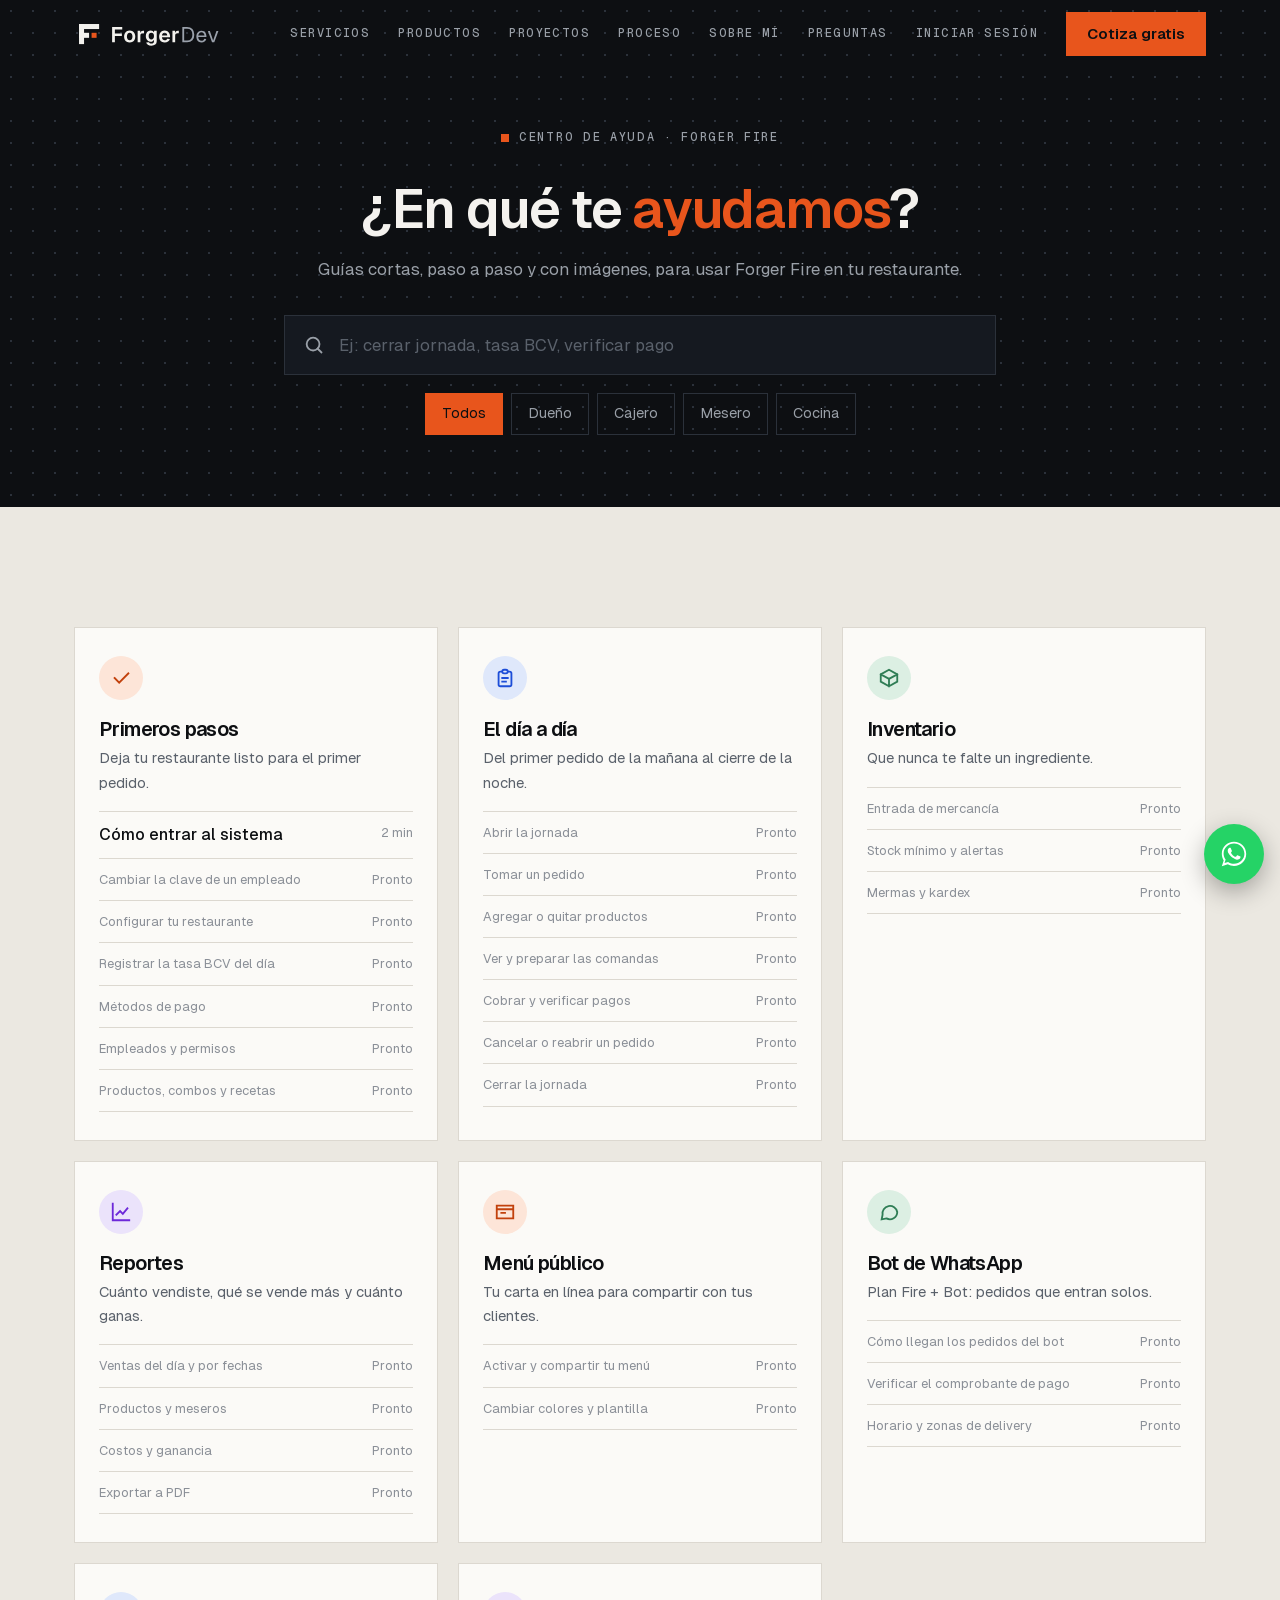
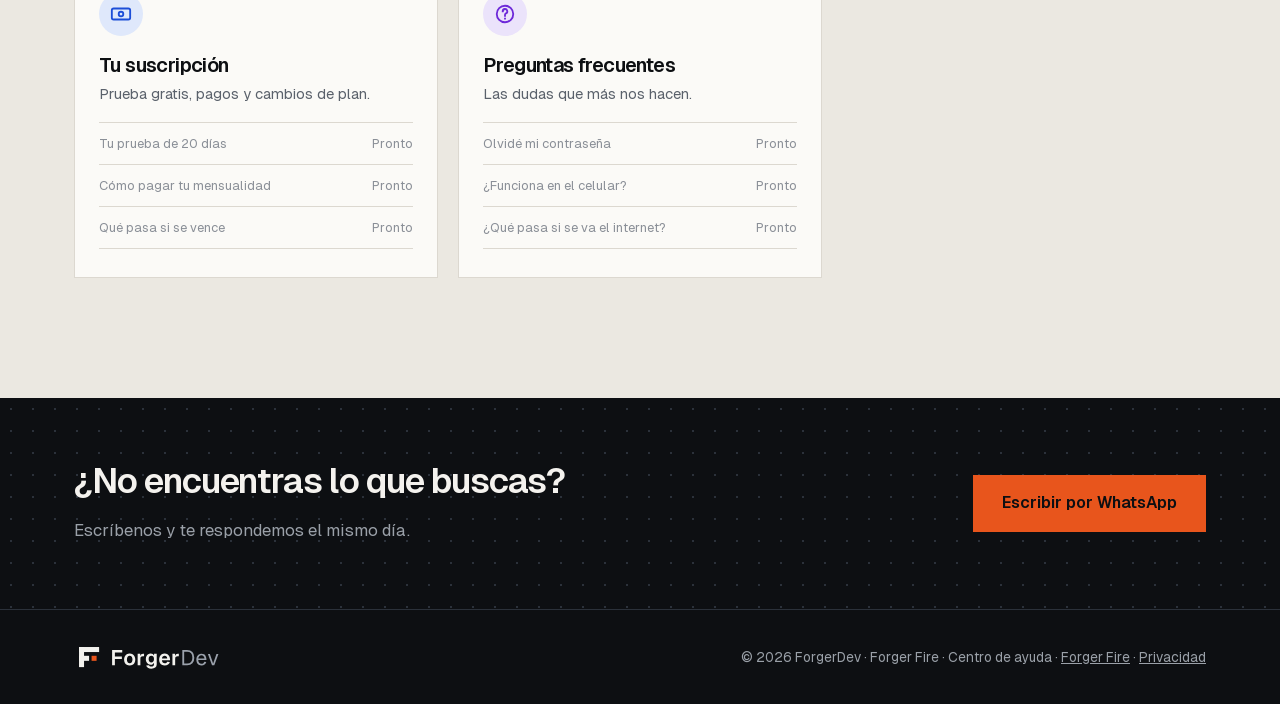
<file: ayuda/index.html>
<!DOCTYPE html>
<html lang="es">
<head>
  <meta charset="UTF-8">
  <meta name="viewport" content="width=device-width, initial-scale=1.0">
  <title>Centro de ayuda | Forger Fire | ForgerDev</title>
  <meta name="description" content="Guías paso a paso para usar Forger Fire, el sistema para restaurantes: entrar, tomar pedidos, cobrar, inventario, reportes y bot de WhatsApp.">
  <meta name="robots" content="index, follow">
  <meta name="theme-color" content="#0d0f12">
  <link rel="canonical" href="https://TU-DOMINIO.com/ayuda/">
  <link rel="icon" href="../favicon.svg" type="image/svg+xml">
  <link rel="preload" href="../fonts/Geist-Variable.woff2" as="font" type="font/woff2" crossorigin>
  <link rel="stylesheet" href="../css/styles.css">
  <link rel="stylesheet" href="../css/ayuda.css">
  <script src="../js/config.js" defer></script>
  <script src="../js/ayuda.js" defer></script>
</head>
<body>

  <header class="header">
    <div class="container header__inner">
      <a href="../index.html" class="logo" aria-label="ForgerDev, inicio"><svg xmlns="http://www.w3.org/2000/svg" viewBox="0 0 239 48" aria-hidden="true" focusable="false"><rect x="8" y="8" width="8" height="32" fill="#f2f1ed"/><rect x="8" y="8" width="32" height="8" fill="#f2f1ed"/><rect x="8" y="22" width="16" height="8" fill="#f2f1ed"/><rect x="28" y="22" width="8" height="8" fill="#e8551c"/><path d="M60.72 12.86H76.87V16.701999999999998H65.14V23.298H76.25800000000001V27.106H65.14V37.0H60.72ZM79.79400000000001 27.921999999999997Q79.79400000000001 25.066 80.899 22.924Q82.004 20.782 84.02700000000002 19.609Q86.05000000000001 18.436 88.736 18.436Q91.388 18.436 93.411 19.609Q95.43400000000001 20.782 96.53900000000002 22.924Q97.644 25.066 97.644 27.921999999999997Q97.644 30.778 96.53900000000002 32.92Q95.43400000000001 35.062 93.411 36.235Q91.388 37.408 88.736 37.408Q86.05000000000001 37.408 84.02700000000002 36.235Q82.004 35.062 80.899 32.92Q79.79400000000001 30.778 79.79400000000001 27.921999999999997ZM93.156 27.921999999999997Q93.156 25.1 91.983 23.536Q90.81 21.972 88.736 21.972Q86.628 21.972 85.47200000000001 23.536Q84.316 25.1 84.316 27.921999999999997Q84.316 30.744 85.47200000000001 32.308Q86.628 33.872 88.736 33.872Q90.84400000000001 33.872 92.0 32.308Q93.156 30.744 93.156 27.921999999999997ZM101.418 18.843999999999998H105.49800000000002L105.60000000000001 22.345999999999997Q106.144 20.544 107.215 19.694Q108.28600000000002 18.843999999999998 109.95200000000001 18.843999999999998H111.61800000000001V22.584H109.918Q107.81000000000002 22.584 106.79000000000002 23.519Q105.77000000000001 24.454 105.77000000000001 26.528V37.0H101.418ZM114.98400000000001 37.34 119.47200000000001 37.034Q119.81200000000001 38.122 120.679 38.666Q121.546 39.21 123.24600000000001 39.21Q127.42800000000001 39.21 127.42800000000001 35.504V33.192Q126.78200000000001 34.518 125.35400000000001 35.317Q123.926 36.116 122.158 36.116Q119.914 36.116 118.16300000000001 35.010999999999996Q116.412 33.906 115.42600000000002 31.9Q114.44000000000001 29.894 114.44000000000001 27.31Q114.44000000000001 24.726 115.409 22.72Q116.378 20.714 118.129 19.575Q119.88000000000001 18.436 122.09 18.436Q124.028 18.436 125.45600000000002 19.302999999999997Q126.88400000000001 20.169999999999998 127.56400000000001 21.665999999999997V18.843999999999998H131.81400000000002V35.402Q131.81400000000002 38.836 129.502 40.672Q127.19000000000001 42.508 123.24600000000001 42.508Q119.778 42.508 117.70400000000001 41.131Q115.63000000000001 39.754 114.98400000000001 37.34ZM127.462 27.174Q127.462 24.692 126.30600000000001 23.264Q125.15 21.836 123.17800000000001 21.836Q121.206 21.836 120.084 23.298Q118.962 24.759999999999998 118.962 27.276Q118.962 29.792 120.101 31.254Q121.24000000000001 32.716 123.17800000000001 32.716Q125.18400000000001 32.716 126.32300000000001 31.237000000000002Q127.462 29.758 127.462 27.174ZM135.622 27.921999999999997Q135.622 25.1 136.71 22.941000000000003Q137.798 20.782 139.787 19.609Q141.776 18.436 144.428 18.436Q147.012 18.436 148.967 19.592Q150.92200000000003 20.747999999999998 151.99300000000002 22.941Q153.06400000000002 25.134 153.06400000000002 28.16V29.146H140.144Q140.28 31.492 141.436 32.716Q142.592 33.94 144.56400000000002 33.94Q145.99200000000002 33.94 146.978 33.277Q147.964 32.614 148.33800000000002 31.424L152.792 31.695999999999998Q152.044 34.348 149.851 35.878Q147.65800000000002 37.408 144.53 37.408Q141.84400000000002 37.408 139.82100000000003 36.235Q137.798 35.062 136.71 32.92Q135.622 30.778 135.622 27.921999999999997ZM144.428 21.869999999999997Q142.66 21.869999999999997 141.52100000000002 22.991999999999997Q140.382 24.113999999999997 140.144 26.222H148.542Q148.406 24.046 147.318 22.958Q146.23000000000002 21.869999999999997 144.428 21.869999999999997ZM156.838 18.843999999999998H160.918L161.02 22.345999999999997Q161.564 20.544 162.635 19.694Q163.706 18.843999999999998 165.372 18.843999999999998H167.038V22.584H165.338Q163.23 22.584 162.20999999999998 23.519Q161.19 24.454 161.19 26.528V37.0H156.838Z" fill="#f2f1ed"/><path d="M172.594 12.86H180.074Q185.65 12.86 188.659 16.005Q191.668 19.15 191.668 24.964Q191.668 30.744 188.71 33.872Q185.752 37.0 180.27800000000002 37.0H172.594ZM188.608 24.964Q188.608 15.715999999999998 180.074 15.715999999999998H175.518V34.144H180.074Q188.608 34.144 188.608 24.964ZM194.93200000000002 27.990000000000002Q194.93200000000002 25.168 195.935 23.026Q196.93800000000002 20.884 198.774 19.728Q200.61 18.572 203.058 18.572Q205.404 18.572 207.20600000000002 19.677Q209.008 20.782 210.01100000000002 22.924Q211.014 25.066 211.014 28.024V28.874H197.924Q198.06 31.73 199.437 33.209Q200.814 34.688 203.19400000000002 34.688Q204.928 34.688 206.067 33.889Q207.20600000000002 33.09 207.68200000000002 31.662L210.74200000000002 31.9Q210.02800000000002 34.382 208.005 35.894999999999996Q205.982 37.408 203.19400000000002 37.408Q200.678 37.408 198.808 36.251999999999995Q196.93800000000002 35.096 195.935 32.971Q194.93200000000002 30.846 194.93200000000002 27.990000000000002ZM203.058 21.291999999999998Q200.95000000000002 21.291999999999998 199.60700000000003 22.583999999999996Q198.264 23.875999999999998 197.924 26.357999999999997H207.886Q207.68200000000002 23.842 206.407 22.567Q205.132 21.291999999999998 203.058 21.291999999999998ZM213.35999999999999 18.98H216.488L221.724 34.076L226.96 18.98H230.088L223.526 37.0H219.922Z" fill="#9aa1ab"/></svg></a>

      <button class="nav-toggle" type="button" aria-expanded="false" aria-controls="menu" aria-label="Abrir menú">
        <span></span><span></span><span></span>
      </button>

      <nav id="menu" class="nav" aria-label="Principal">
        <ul class="nav__list">
          <li><a href="../index.html#servicios" class="nav__link">Servicios</a></li>
          <li><a href="../index.html#productos" class="nav__link">Productos</a></li>
          <li><a href="../index.html#proyectos" class="nav__link">Proyectos</a></li>
          <li><a href="../index.html#proceso" class="nav__link">Proceso</a></li>
          <li><a href="../index.html#sobre-mi" class="nav__link">Sobre mí</a></li>
          <li><a href="../index.html#faq" class="nav__link">Preguntas</a></li>
          <li data-login hidden><a href="#" class="nav__link nav__link--login" data-login-link>Iniciar sesión</a></li>
          <li><a href="../index.html#cotizador" class="btn btn--primary btn--sm">Cotiza gratis</a></li>
        </ul>
      </nav>
    </div>
  </header>

  <main>
    <!-- Portada con buscador -->
    <section class="section section--dark ayuda-hero">
      <div class="container ayuda-hero__inner">
        <p class="section__tag">Centro de ayuda · Forger Fire</p>
        <h1 class="ayuda-hero__titulo">¿En qué te <em>ayudamos</em>?</h1>
        <p class="section__lead">Guías cortas, paso a paso y con imágenes, para usar Forger Fire en tu restaurante.</p>

        <label class="buscador" for="buscar">
          <svg class="icon" viewBox="0 0 24 24" aria-hidden="true"><circle cx="11" cy="11" r="7"/><path d="m20 20-4-4"/></svg>
          <span class="sr-only">Buscar una guía</span>
          <input id="buscar" type="search" placeholder="Ej: cerrar jornada, tasa BCV, verificar pago" autocomplete="off">
        </label>

        <div class="roles" role="group" aria-label="Filtrar por rol">
          <button type="button" class="rol is-activo" data-rol="todos" aria-pressed="true">Todos</button>
          <button type="button" class="rol" data-rol="dueno" aria-pressed="false">Dueño</button>
          <button type="button" class="rol" data-rol="cajero" aria-pressed="false">Cajero</button>
          <button type="button" class="rol" data-rol="mesero" aria-pressed="false">Mesero</button>
          <button type="button" class="rol" data-rol="cocina" aria-pressed="false">Cocina</button>
        </div>
      </div>
    </section>

    <!-- Categorías. Las guías sin escribir van como <span class="guias__pronto"> hasta publicarlas. -->
    <section class="section section--alt">
      <div class="container">
        <div class="categorias">

          <article class="categoria">
            <div class="categoria__icono categoria__icono--naranja"><svg class="icon" viewBox="0 0 24 24" aria-hidden="true"><path d="M5 12l5 5L20 7"/></svg></div>
            <h2 class="categoria__titulo">Primeros pasos</h2>
            <p class="categoria__desc">Deja tu restaurante listo para el primer pedido.</p>
            <ul class="guias">
              <li data-roles="dueno cajero mesero cocina"><a href="entrar.html">Cómo entrar al sistema</a><span>2 min</span></li>
              <li data-roles="dueno"><span class="guias__pronto">Cambiar la clave de un empleado</span><span>Pronto</span></li>
              <li data-roles="dueno"><span class="guias__pronto">Configurar tu restaurante</span><span>Pronto</span></li>
              <li data-roles="dueno cajero"><span class="guias__pronto">Registrar la tasa BCV del día</span><span>Pronto</span></li>
              <li data-roles="dueno"><span class="guias__pronto">Métodos de pago</span><span>Pronto</span></li>
              <li data-roles="dueno"><span class="guias__pronto">Empleados y permisos</span><span>Pronto</span></li>
              <li data-roles="dueno"><span class="guias__pronto">Productos, combos y recetas</span><span>Pronto</span></li>
            </ul>
          </article>

          <article class="categoria">
            <div class="categoria__icono categoria__icono--azul"><svg class="icon" viewBox="0 0 24 24" aria-hidden="true"><path d="M9 5H7a2 2 0 0 0-2 2v12a2 2 0 0 0 2 2h10a2 2 0 0 0 2-2V7a2 2 0 0 0-2-2h-2M9 5a2 2 0 0 0 2 2h2a2 2 0 0 0 2-2M9 5a2 2 0 0 1 2-2h2a2 2 0 0 1 2 2M9 12h6M9 16h4"/></svg></div>
            <h2 class="categoria__titulo">El día a día</h2>
            <p class="categoria__desc">Del primer pedido de la mañana al cierre de la noche.</p>
            <ul class="guias">
              <li data-roles="dueno cajero"><span class="guias__pronto">Abrir la jornada</span><span>Pronto</span></li>
              <li data-roles="dueno cajero mesero"><span class="guias__pronto">Tomar un pedido</span><span>Pronto</span></li>
              <li data-roles="dueno cajero mesero"><span class="guias__pronto">Agregar o quitar productos</span><span>Pronto</span></li>
              <li data-roles="cocina"><span class="guias__pronto">Ver y preparar las comandas</span><span>Pronto</span></li>
              <li data-roles="dueno cajero"><span class="guias__pronto">Cobrar y verificar pagos</span><span>Pronto</span></li>
              <li data-roles="dueno cajero"><span class="guias__pronto">Cancelar o reabrir un pedido</span><span>Pronto</span></li>
              <li data-roles="dueno cajero"><span class="guias__pronto">Cerrar la jornada</span><span>Pronto</span></li>
            </ul>
          </article>

          <article class="categoria">
            <div class="categoria__icono categoria__icono--verde"><svg class="icon" viewBox="0 0 24 24" aria-hidden="true"><path d="M21 8 12 3 3 8v8l9 5 9-5zM3 8l9 5 9-5M12 13v8"/></svg></div>
            <h2 class="categoria__titulo">Inventario</h2>
            <p class="categoria__desc">Que nunca te falte un ingrediente.</p>
            <ul class="guias">
              <li data-roles="dueno"><span class="guias__pronto">Entrada de mercancía</span><span>Pronto</span></li>
              <li data-roles="dueno"><span class="guias__pronto">Stock mínimo y alertas</span><span>Pronto</span></li>
              <li data-roles="dueno"><span class="guias__pronto">Mermas y kardex</span><span>Pronto</span></li>
            </ul>
          </article>

          <article class="categoria">
            <div class="categoria__icono categoria__icono--morado"><svg class="icon" viewBox="0 0 24 24" aria-hidden="true"><path d="M3 3v18h18M7 15l4-4 3 3 5-6"/></svg></div>
            <h2 class="categoria__titulo">Reportes</h2>
            <p class="categoria__desc">Cuánto vendiste, qué se vende más y cuánto ganas.</p>
            <ul class="guias">
              <li data-roles="dueno"><span class="guias__pronto">Ventas del día y por fechas</span><span>Pronto</span></li>
              <li data-roles="dueno"><span class="guias__pronto">Productos y meseros</span><span>Pronto</span></li>
              <li data-roles="dueno"><span class="guias__pronto">Costos y ganancia</span><span>Pronto</span></li>
              <li data-roles="dueno"><span class="guias__pronto">Exportar a PDF</span><span>Pronto</span></li>
            </ul>
          </article>

          <article class="categoria">
            <div class="categoria__icono categoria__icono--naranja"><svg class="icon" viewBox="0 0 24 24" aria-hidden="true"><path d="M3 5h18v14H3zM3 9h18M8 13h4"/></svg></div>
            <h2 class="categoria__titulo">Menú público</h2>
            <p class="categoria__desc">Tu carta en línea para compartir con tus clientes.</p>
            <ul class="guias">
              <li data-roles="dueno"><span class="guias__pronto">Activar y compartir tu menú</span><span>Pronto</span></li>
              <li data-roles="dueno"><span class="guias__pronto">Cambiar colores y plantilla</span><span>Pronto</span></li>
            </ul>
          </article>

          <article class="categoria">
            <div class="categoria__icono categoria__icono--verde"><svg class="icon" viewBox="0 0 24 24" aria-hidden="true"><path d="M21 12a8 8 0 0 1-11.8 7L4 20l1-5A8 8 0 1 1 21 12z"/></svg></div>
            <h2 class="categoria__titulo">Bot de WhatsApp</h2>
            <p class="categoria__desc">Plan Fire + Bot: pedidos que entran solos.</p>
            <ul class="guias">
              <li data-roles="dueno cajero"><span class="guias__pronto">Cómo llegan los pedidos del bot</span><span>Pronto</span></li>
              <li data-roles="dueno cajero"><span class="guias__pronto">Verificar el comprobante de pago</span><span>Pronto</span></li>
              <li data-roles="dueno"><span class="guias__pronto">Horario y zonas de delivery</span><span>Pronto</span></li>
            </ul>
          </article>

          <article class="categoria">
            <div class="categoria__icono categoria__icono--azul"><svg class="icon" viewBox="0 0 24 24" aria-hidden="true"><rect x="2" y="6" width="20" height="12" rx="2"/><circle cx="12" cy="12" r="2.5"/></svg></div>
            <h2 class="categoria__titulo">Tu suscripción</h2>
            <p class="categoria__desc">Prueba gratis, pagos y cambios de plan.</p>
            <ul class="guias">
              <li data-roles="dueno"><span class="guias__pronto">Tu prueba de 20 días</span><span>Pronto</span></li>
              <li data-roles="dueno"><span class="guias__pronto">Cómo pagar tu mensualidad</span><span>Pronto</span></li>
              <li data-roles="dueno"><span class="guias__pronto">Qué pasa si se vence</span><span>Pronto</span></li>
            </ul>
          </article>

          <article class="categoria">
            <div class="categoria__icono categoria__icono--morado"><svg class="icon" viewBox="0 0 24 24" aria-hidden="true"><circle cx="12" cy="12" r="9"/><path d="M9.5 9a2.5 2.5 0 1 1 3.5 2.3c-.6.3-1 .9-1 1.6V14M12 17h.01"/></svg></div>
            <h2 class="categoria__titulo">Preguntas frecuentes</h2>
            <p class="categoria__desc">Las dudas que más nos hacen.</p>
            <ul class="guias">
              <li data-roles="dueno cajero mesero cocina"><span class="guias__pronto">Olvidé mi contraseña</span><span>Pronto</span></li>
              <li data-roles="dueno cajero mesero cocina"><span class="guias__pronto">¿Funciona en el celular?</span><span>Pronto</span></li>
              <li data-roles="dueno cajero"><span class="guias__pronto">¿Qué pasa si se va el internet?</span><span>Pronto</span></li>
            </ul>
          </article>

        </div>

        <p class="sin-resultados" hidden>No encontramos guías con esa búsqueda. Escríbenos por WhatsApp y te ayudamos.</p>
      </div>
    </section>

    <!-- Soporte -->
    <section class="section section--dark soporte">
      <div class="container soporte__inner">
        <div>
          <h2 class="section__title">¿No encuentras lo que buscas?</h2>
          <p class="section__lead">Escríbenos y te respondemos el mismo día.</p>
        </div>
        <a href="#" class="btn btn--primary" data-whatsapp-link target="_blank" rel="noopener">Escribir por WhatsApp</a>
      </div>
    </section>
  </main>

  <footer class="footer">
    <div class="container footer__inner">
      <a href="../index.html" class="logo" aria-label="ForgerDev, inicio"><svg xmlns="http://www.w3.org/2000/svg" viewBox="0 0 239 48" aria-hidden="true" focusable="false"><rect x="8" y="8" width="8" height="32" fill="#f2f1ed"/><rect x="8" y="8" width="32" height="8" fill="#f2f1ed"/><rect x="8" y="22" width="16" height="8" fill="#f2f1ed"/><rect x="28" y="22" width="8" height="8" fill="#e8551c"/><path d="M60.72 12.86H76.87V16.701999999999998H65.14V23.298H76.25800000000001V27.106H65.14V37.0H60.72ZM79.79400000000001 27.921999999999997Q79.79400000000001 25.066 80.899 22.924Q82.004 20.782 84.02700000000002 19.609Q86.05000000000001 18.436 88.736 18.436Q91.388 18.436 93.411 19.609Q95.43400000000001 20.782 96.53900000000002 22.924Q97.644 25.066 97.644 27.921999999999997Q97.644 30.778 96.53900000000002 32.92Q95.43400000000001 35.062 93.411 36.235Q91.388 37.408 88.736 37.408Q86.05000000000001 37.408 84.02700000000002 36.235Q82.004 35.062 80.899 32.92Q79.79400000000001 30.778 79.79400000000001 27.921999999999997ZM93.156 27.921999999999997Q93.156 25.1 91.983 23.536Q90.81 21.972 88.736 21.972Q86.628 21.972 85.47200000000001 23.536Q84.316 25.1 84.316 27.921999999999997Q84.316 30.744 85.47200000000001 32.308Q86.628 33.872 88.736 33.872Q90.84400000000001 33.872 92.0 32.308Q93.156 30.744 93.156 27.921999999999997ZM101.418 18.843999999999998H105.49800000000002L105.60000000000001 22.345999999999997Q106.144 20.544 107.215 19.694Q108.28600000000002 18.843999999999998 109.95200000000001 18.843999999999998H111.61800000000001V22.584H109.918Q107.81000000000002 22.584 106.79000000000002 23.519Q105.77000000000001 24.454 105.77000000000001 26.528V37.0H101.418ZM114.98400000000001 37.34 119.47200000000001 37.034Q119.81200000000001 38.122 120.679 38.666Q121.546 39.21 123.24600000000001 39.21Q127.42800000000001 39.21 127.42800000000001 35.504V33.192Q126.78200000000001 34.518 125.35400000000001 35.317Q123.926 36.116 122.158 36.116Q119.914 36.116 118.16300000000001 35.010999999999996Q116.412 33.906 115.42600000000002 31.9Q114.44000000000001 29.894 114.44000000000001 27.31Q114.44000000000001 24.726 115.409 22.72Q116.378 20.714 118.129 19.575Q119.88000000000001 18.436 122.09 18.436Q124.028 18.436 125.45600000000002 19.302999999999997Q126.88400000000001 20.169999999999998 127.56400000000001 21.665999999999997V18.843999999999998H131.81400000000002V35.402Q131.81400000000002 38.836 129.502 40.672Q127.19000000000001 42.508 123.24600000000001 42.508Q119.778 42.508 117.70400000000001 41.131Q115.63000000000001 39.754 114.98400000000001 37.34ZM127.462 27.174Q127.462 24.692 126.30600000000001 23.264Q125.15 21.836 123.17800000000001 21.836Q121.206 21.836 120.084 23.298Q118.962 24.759999999999998 118.962 27.276Q118.962 29.792 120.101 31.254Q121.24000000000001 32.716 123.17800000000001 32.716Q125.18400000000001 32.716 126.32300000000001 31.237000000000002Q127.462 29.758 127.462 27.174ZM135.622 27.921999999999997Q135.622 25.1 136.71 22.941000000000003Q137.798 20.782 139.787 19.609Q141.776 18.436 144.428 18.436Q147.012 18.436 148.967 19.592Q150.92200000000003 20.747999999999998 151.99300000000002 22.941Q153.06400000000002 25.134 153.06400000000002 28.16V29.146H140.144Q140.28 31.492 141.436 32.716Q142.592 33.94 144.56400000000002 33.94Q145.99200000000002 33.94 146.978 33.277Q147.964 32.614 148.33800000000002 31.424L152.792 31.695999999999998Q152.044 34.348 149.851 35.878Q147.65800000000002 37.408 144.53 37.408Q141.84400000000002 37.408 139.82100000000003 36.235Q137.798 35.062 136.71 32.92Q135.622 30.778 135.622 27.921999999999997ZM144.428 21.869999999999997Q142.66 21.869999999999997 141.52100000000002 22.991999999999997Q140.382 24.113999999999997 140.144 26.222H148.542Q148.406 24.046 147.318 22.958Q146.23000000000002 21.869999999999997 144.428 21.869999999999997ZM156.838 18.843999999999998H160.918L161.02 22.345999999999997Q161.564 20.544 162.635 19.694Q163.706 18.843999999999998 165.372 18.843999999999998H167.038V22.584H165.338Q163.23 22.584 162.20999999999998 23.519Q161.19 24.454 161.19 26.528V37.0H156.838Z" fill="#f2f1ed"/><path d="M172.594 12.86H180.074Q185.65 12.86 188.659 16.005Q191.668 19.15 191.668 24.964Q191.668 30.744 188.71 33.872Q185.752 37.0 180.27800000000002 37.0H172.594ZM188.608 24.964Q188.608 15.715999999999998 180.074 15.715999999999998H175.518V34.144H180.074Q188.608 34.144 188.608 24.964ZM194.93200000000002 27.990000000000002Q194.93200000000002 25.168 195.935 23.026Q196.93800000000002 20.884 198.774 19.728Q200.61 18.572 203.058 18.572Q205.404 18.572 207.20600000000002 19.677Q209.008 20.782 210.01100000000002 22.924Q211.014 25.066 211.014 28.024V28.874H197.924Q198.06 31.73 199.437 33.209Q200.814 34.688 203.19400000000002 34.688Q204.928 34.688 206.067 33.889Q207.20600000000002 33.09 207.68200000000002 31.662L210.74200000000002 31.9Q210.02800000000002 34.382 208.005 35.894999999999996Q205.982 37.408 203.19400000000002 37.408Q200.678 37.408 198.808 36.251999999999995Q196.93800000000002 35.096 195.935 32.971Q194.93200000000002 30.846 194.93200000000002 27.990000000000002ZM203.058 21.291999999999998Q200.95000000000002 21.291999999999998 199.60700000000003 22.583999999999996Q198.264 23.875999999999998 197.924 26.357999999999997H207.886Q207.68200000000002 23.842 206.407 22.567Q205.132 21.291999999999998 203.058 21.291999999999998ZM213.35999999999999 18.98H216.488L221.724 34.076L226.96 18.98H230.088L223.526 37.0H219.922Z" fill="#9aa1ab"/></svg></a>
      <p>© <span id="year"></span> ForgerDev · Forger Fire · Centro de ayuda · <a href="../forger-fire.html">Forger Fire</a> · <a href="../privacidad.html">Privacidad</a></p>
    </div>
  </footer>

  <a class="whatsapp-float" href="#" data-whatsapp-link target="_blank" rel="noopener" aria-label="Escríbeme por WhatsApp">
    <svg viewBox="0 0 32 32" width="30" height="30" aria-hidden="true">
      <path fill="currentColor" d="M16 3C8.8 3 3 8.7 3 15.8c0 2.5.7 4.9 2 7L3 29l6.4-2c2 1.1 4.3 1.7 6.6 1.7 7.2 0 13-5.7 13-12.8C29 8.7 23.2 3 16 3zm0 23.4c-2.1 0-4.1-.6-5.9-1.7l-.4-.3-3.8 1.2 1.2-3.7-.3-.4c-1.2-1.8-1.9-3.9-1.9-6.1C4.9 9.8 9.9 4.9 16 4.9s11.1 4.9 11.1 10.9-5 10.6-11.1 10.6zm6.1-7.9c-.3-.2-2-1-2.3-1.1-.3-.1-.5-.2-.7.2-.2.3-.8 1.1-1 1.3-.2.2-.4.2-.7.1-.3-.2-1.4-.5-2.7-1.7-1-.9-1.7-2-1.9-2.3-.2-.3 0-.5.1-.7l.5-.6c.2-.2.2-.3.3-.6.1-.2 0-.4 0-.6l-1-2.5c-.3-.7-.5-.6-.7-.6h-.6c-.2 0-.6.1-.9.4-.3.3-1.2 1.1-1.2 2.8s1.2 3.2 1.4 3.5c.2.2 2.4 3.6 5.8 5 .8.4 1.4.6 1.9.7.8.3 1.5.2 2.1.1.6-.1 2-.8 2.2-1.6.3-.8.3-1.4.2-1.6-.1-.1-.3-.2-.6-.4z"/>
    </svg>
  </a>

</body>
</html>
</file>
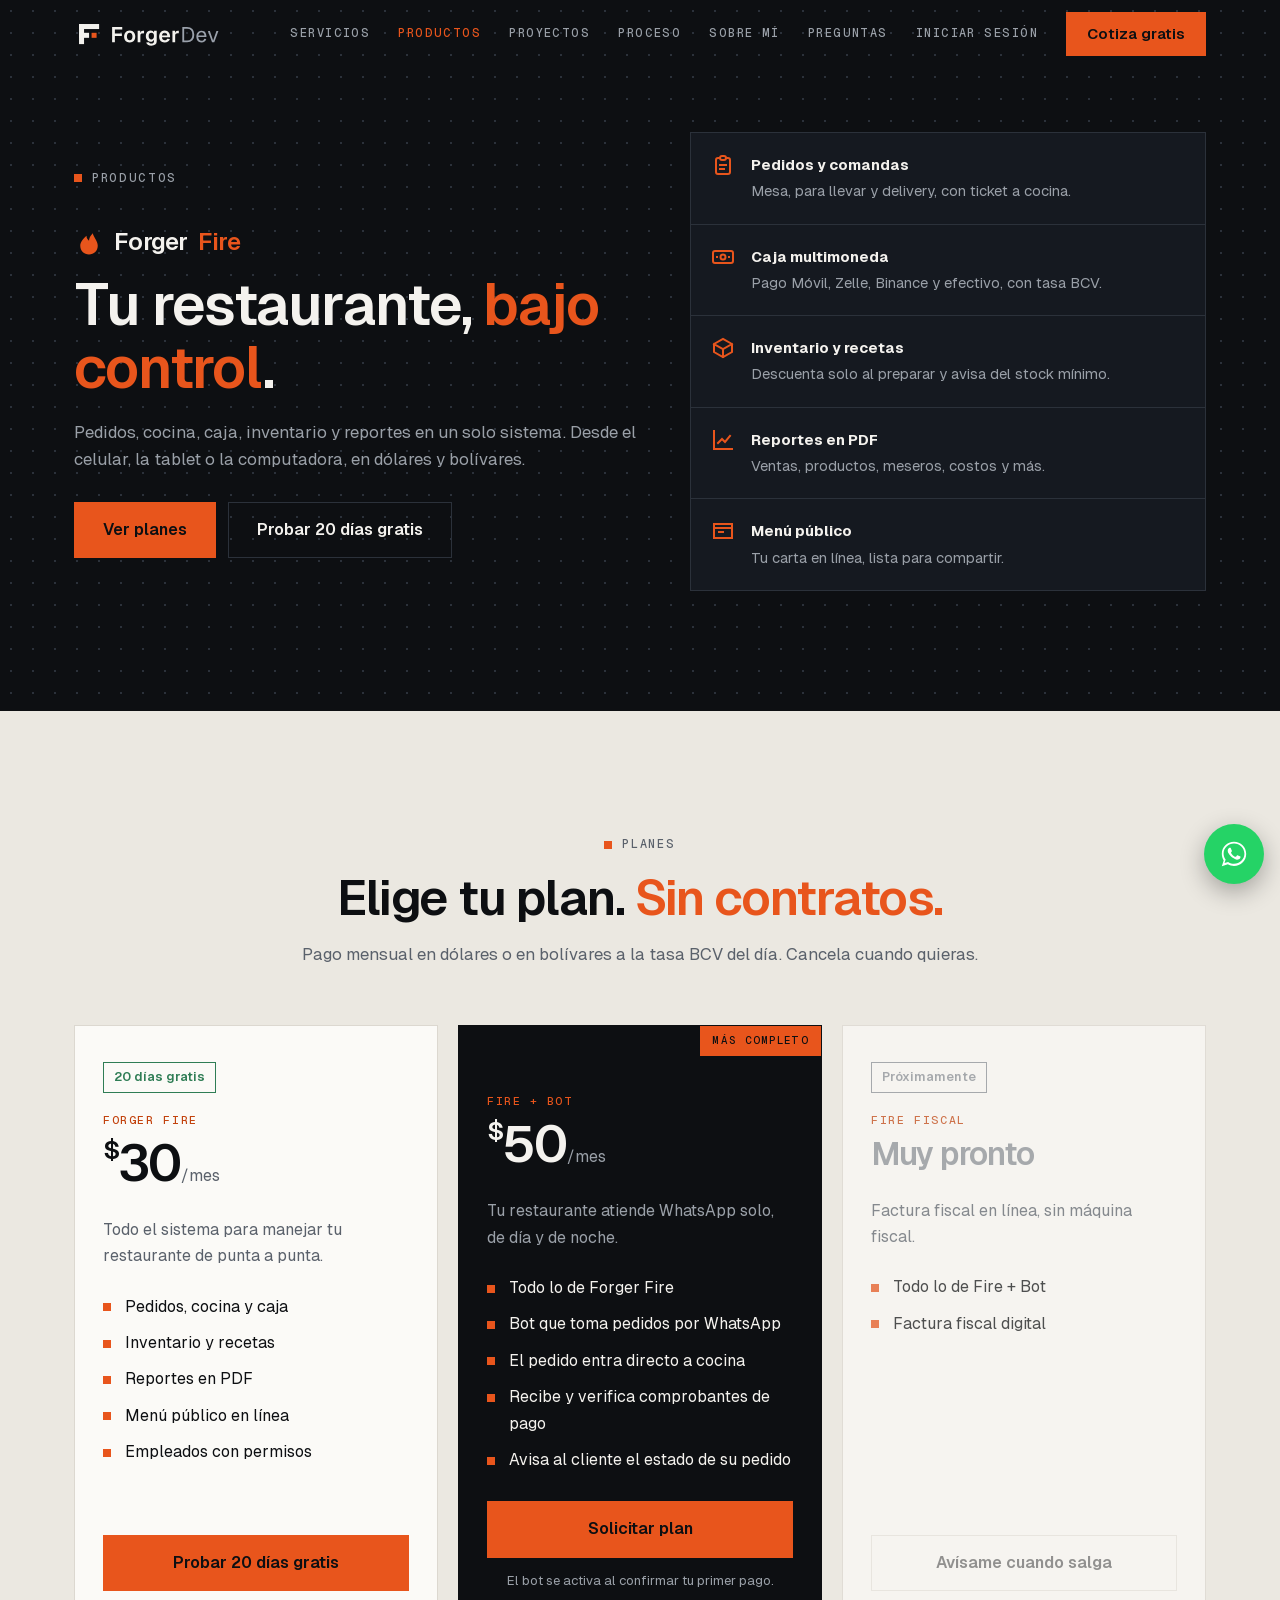
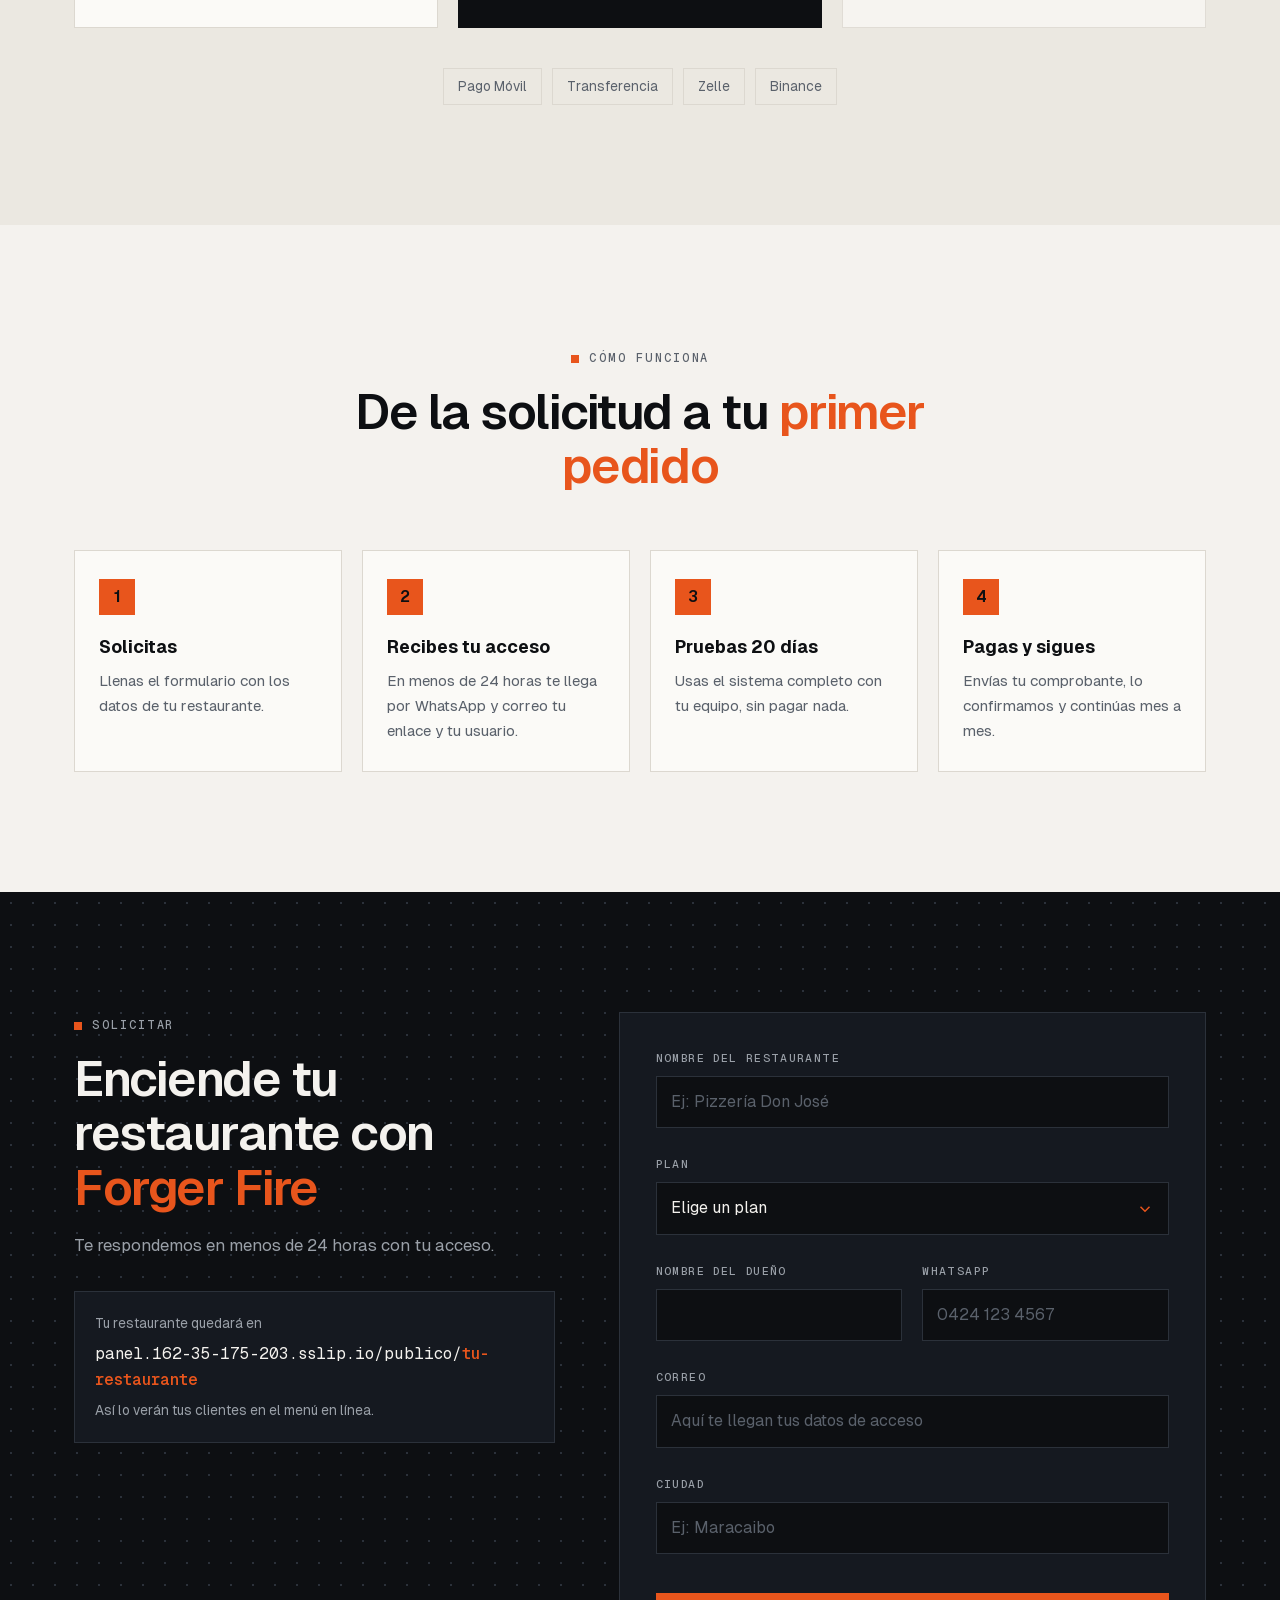
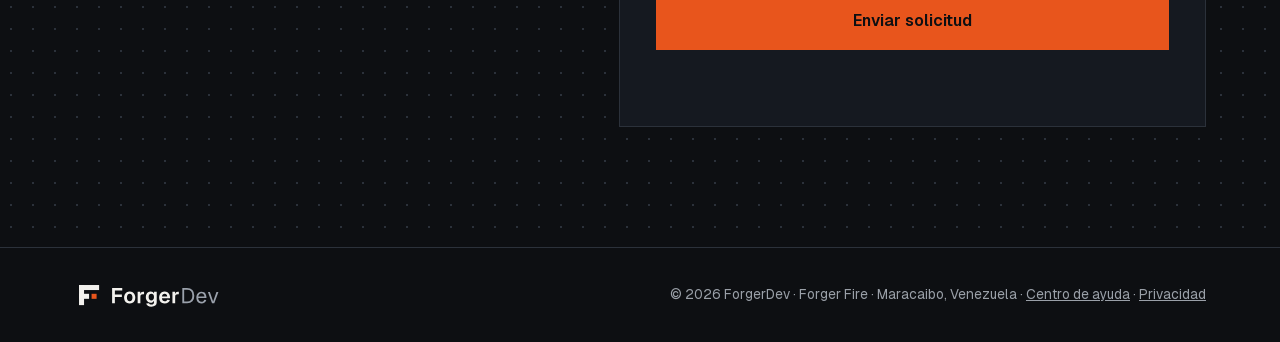
<file: forger-fire.html>
<!DOCTYPE html>
<html lang="es">
<head>
  <meta charset="UTF-8">
  <meta name="viewport" content="width=device-width, initial-scale=1.0">
  <title>Forger Fire | Sistema para restaurantes en Venezuela | ForgerDev</title>
  <meta name="description" content="Forger Fire: pedidos, cocina, caja multimoneda, inventario y reportes para tu restaurante. Bot de WhatsApp opcional. Prueba 20 días gratis.">
  <meta name="robots" content="index, follow, max-image-preview:large">
  <meta name="author" content="Ángel Sulbarán">
  <meta name="theme-color" content="#0d0f12">

  <!-- Cuando compres el dominio, reemplaza https://TU-DOMINIO.com -->
  <link rel="canonical" href="https://TU-DOMINIO.com/forger-fire.html">

  <link rel="icon" href="favicon.svg" type="image/svg+xml">
  <link rel="apple-touch-icon" href="img/apple-touch-icon.png">

  <meta property="og:type" content="website">
  <meta property="og:locale" content="es_VE">
  <meta property="og:site_name" content="ForgerDev">
  <meta property="og:url" content="https://TU-DOMINIO.com/forger-fire.html">
  <meta property="og:title" content="Forger Fire | Tu restaurante, bajo control">
  <meta property="og:description" content="Pedidos, cocina, caja, inventario y reportes en un solo sistema. Prueba 20 días gratis.">
  <meta property="og:image" content="https://TU-DOMINIO.com/img/og-image.jpg">

  <link rel="preload" href="fonts/Geist-Variable.woff2" as="font" type="font/woff2" crossorigin>
  <link rel="stylesheet" href="css/styles.css">
  <link rel="stylesheet" href="css/forger-fire.css">
  <script src="js/config.js" defer></script>
  <script src="js/forger-fire.js" defer></script>
</head>
<body>

  <header class="header">
    <div class="container header__inner">
      <a href="index.html" class="logo" aria-label="ForgerDev, inicio"><svg xmlns="http://www.w3.org/2000/svg" viewBox="0 0 239 48" aria-hidden="true" focusable="false"><rect x="8" y="8" width="8" height="32" fill="#f2f1ed"/><rect x="8" y="8" width="32" height="8" fill="#f2f1ed"/><rect x="8" y="22" width="16" height="8" fill="#f2f1ed"/><rect x="28" y="22" width="8" height="8" fill="#e8551c"/><path d="M60.72 12.86H76.87V16.701999999999998H65.14V23.298H76.25800000000001V27.106H65.14V37.0H60.72ZM79.79400000000001 27.921999999999997Q79.79400000000001 25.066 80.899 22.924Q82.004 20.782 84.02700000000002 19.609Q86.05000000000001 18.436 88.736 18.436Q91.388 18.436 93.411 19.609Q95.43400000000001 20.782 96.53900000000002 22.924Q97.644 25.066 97.644 27.921999999999997Q97.644 30.778 96.53900000000002 32.92Q95.43400000000001 35.062 93.411 36.235Q91.388 37.408 88.736 37.408Q86.05000000000001 37.408 84.02700000000002 36.235Q82.004 35.062 80.899 32.92Q79.79400000000001 30.778 79.79400000000001 27.921999999999997ZM93.156 27.921999999999997Q93.156 25.1 91.983 23.536Q90.81 21.972 88.736 21.972Q86.628 21.972 85.47200000000001 23.536Q84.316 25.1 84.316 27.921999999999997Q84.316 30.744 85.47200000000001 32.308Q86.628 33.872 88.736 33.872Q90.84400000000001 33.872 92.0 32.308Q93.156 30.744 93.156 27.921999999999997ZM101.418 18.843999999999998H105.49800000000002L105.60000000000001 22.345999999999997Q106.144 20.544 107.215 19.694Q108.28600000000002 18.843999999999998 109.95200000000001 18.843999999999998H111.61800000000001V22.584H109.918Q107.81000000000002 22.584 106.79000000000002 23.519Q105.77000000000001 24.454 105.77000000000001 26.528V37.0H101.418ZM114.98400000000001 37.34 119.47200000000001 37.034Q119.81200000000001 38.122 120.679 38.666Q121.546 39.21 123.24600000000001 39.21Q127.42800000000001 39.21 127.42800000000001 35.504V33.192Q126.78200000000001 34.518 125.35400000000001 35.317Q123.926 36.116 122.158 36.116Q119.914 36.116 118.16300000000001 35.010999999999996Q116.412 33.906 115.42600000000002 31.9Q114.44000000000001 29.894 114.44000000000001 27.31Q114.44000000000001 24.726 115.409 22.72Q116.378 20.714 118.129 19.575Q119.88000000000001 18.436 122.09 18.436Q124.028 18.436 125.45600000000002 19.302999999999997Q126.88400000000001 20.169999999999998 127.56400000000001 21.665999999999997V18.843999999999998H131.81400000000002V35.402Q131.81400000000002 38.836 129.502 40.672Q127.19000000000001 42.508 123.24600000000001 42.508Q119.778 42.508 117.70400000000001 41.131Q115.63000000000001 39.754 114.98400000000001 37.34ZM127.462 27.174Q127.462 24.692 126.30600000000001 23.264Q125.15 21.836 123.17800000000001 21.836Q121.206 21.836 120.084 23.298Q118.962 24.759999999999998 118.962 27.276Q118.962 29.792 120.101 31.254Q121.24000000000001 32.716 123.17800000000001 32.716Q125.18400000000001 32.716 126.32300000000001 31.237000000000002Q127.462 29.758 127.462 27.174ZM135.622 27.921999999999997Q135.622 25.1 136.71 22.941000000000003Q137.798 20.782 139.787 19.609Q141.776 18.436 144.428 18.436Q147.012 18.436 148.967 19.592Q150.92200000000003 20.747999999999998 151.99300000000002 22.941Q153.06400000000002 25.134 153.06400000000002 28.16V29.146H140.144Q140.28 31.492 141.436 32.716Q142.592 33.94 144.56400000000002 33.94Q145.99200000000002 33.94 146.978 33.277Q147.964 32.614 148.33800000000002 31.424L152.792 31.695999999999998Q152.044 34.348 149.851 35.878Q147.65800000000002 37.408 144.53 37.408Q141.84400000000002 37.408 139.82100000000003 36.235Q137.798 35.062 136.71 32.92Q135.622 30.778 135.622 27.921999999999997ZM144.428 21.869999999999997Q142.66 21.869999999999997 141.52100000000002 22.991999999999997Q140.382 24.113999999999997 140.144 26.222H148.542Q148.406 24.046 147.318 22.958Q146.23000000000002 21.869999999999997 144.428 21.869999999999997ZM156.838 18.843999999999998H160.918L161.02 22.345999999999997Q161.564 20.544 162.635 19.694Q163.706 18.843999999999998 165.372 18.843999999999998H167.038V22.584H165.338Q163.23 22.584 162.20999999999998 23.519Q161.19 24.454 161.19 26.528V37.0H156.838Z" fill="#f2f1ed"/><path d="M172.594 12.86H180.074Q185.65 12.86 188.659 16.005Q191.668 19.15 191.668 24.964Q191.668 30.744 188.71 33.872Q185.752 37.0 180.27800000000002 37.0H172.594ZM188.608 24.964Q188.608 15.715999999999998 180.074 15.715999999999998H175.518V34.144H180.074Q188.608 34.144 188.608 24.964ZM194.93200000000002 27.990000000000002Q194.93200000000002 25.168 195.935 23.026Q196.93800000000002 20.884 198.774 19.728Q200.61 18.572 203.058 18.572Q205.404 18.572 207.20600000000002 19.677Q209.008 20.782 210.01100000000002 22.924Q211.014 25.066 211.014 28.024V28.874H197.924Q198.06 31.73 199.437 33.209Q200.814 34.688 203.19400000000002 34.688Q204.928 34.688 206.067 33.889Q207.20600000000002 33.09 207.68200000000002 31.662L210.74200000000002 31.9Q210.02800000000002 34.382 208.005 35.894999999999996Q205.982 37.408 203.19400000000002 37.408Q200.678 37.408 198.808 36.251999999999995Q196.93800000000002 35.096 195.935 32.971Q194.93200000000002 30.846 194.93200000000002 27.990000000000002ZM203.058 21.291999999999998Q200.95000000000002 21.291999999999998 199.60700000000003 22.583999999999996Q198.264 23.875999999999998 197.924 26.357999999999997H207.886Q207.68200000000002 23.842 206.407 22.567Q205.132 21.291999999999998 203.058 21.291999999999998ZM213.35999999999999 18.98H216.488L221.724 34.076L226.96 18.98H230.088L223.526 37.0H219.922Z" fill="#9aa1ab"/></svg></a>

      <button class="nav-toggle" type="button" aria-expanded="false" aria-controls="menu" aria-label="Abrir menú">
        <span></span><span></span><span></span>
      </button>

      <nav id="menu" class="nav" aria-label="Principal">
        <ul class="nav__list">
          <li><a href="index.html#servicios" class="nav__link">Servicios</a></li>
          <li><a href="index.html#productos" class="nav__link nav__link--activo">Productos</a></li>
          <li><a href="index.html#proyectos" class="nav__link">Proyectos</a></li>
          <li><a href="index.html#proceso" class="nav__link">Proceso</a></li>
          <li><a href="index.html#sobre-mi" class="nav__link">Sobre mí</a></li>
          <li><a href="index.html#faq" class="nav__link">Preguntas</a></li>
          <li data-login hidden><a href="#" class="nav__link nav__link--login" data-login-link>Iniciar sesión</a></li>
          <li><a href="index.html#cotizador" class="btn btn--primary btn--sm">Cotiza gratis</a></li>
        </ul>
      </nav>
    </div>
  </header>

  <main>
    <!-- Producto -->
    <section id="productos" class="section section--dark producto-hero">
      <div class="container producto-hero__grid">
        <div>
          <p class="section__tag">Productos</p>
          <p class="producto-hero__marca">
            <svg class="producto-hero__llama" viewBox="0 0 24 24" aria-hidden="true"><path d="M12 22c4 0 7-3 7-7 0-4-3-6-4-10-2 2-3 4-3 6-1-1-2-2-2-4-3 3-5 5-5 8 0 4 3 7 7 7z"/></svg>
            Forger <em>Fire</em>
          </p>
          <h1 class="producto-hero__titulo">Tu restaurante, <em>bajo control</em>.</h1>
          <p class="section__lead">Pedidos, cocina, caja, inventario y reportes en un solo sistema. Desde el celular, la tablet o la computadora, en dólares y bolívares.</p>
          <div class="producto-hero__acciones">
            <a href="#planes" class="btn btn--primary">Ver planes</a>
            <a href="#solicitar" class="btn btn--ghost">Probar 20 días gratis</a>
          </div>
        </div>

        <ul class="modulos" aria-label="Lo que incluye">
          <li><svg class="icon" viewBox="0 0 24 24" aria-hidden="true"><path d="M9 5H7a2 2 0 0 0-2 2v12a2 2 0 0 0 2 2h10a2 2 0 0 0 2-2V7a2 2 0 0 0-2-2h-2M9 5a2 2 0 0 0 2 2h2a2 2 0 0 0 2-2M9 5a2 2 0 0 1 2-2h2a2 2 0 0 1 2 2M9 12h6M9 16h4"/></svg><span><strong>Pedidos y comandas</strong>Mesa, para llevar y delivery, con ticket a cocina.</span></li>
          <li><svg class="icon" viewBox="0 0 24 24" aria-hidden="true"><rect x="2" y="6" width="20" height="12" rx="2"/><circle cx="12" cy="12" r="2.5"/><path d="M6 12h.01M18 12h.01"/></svg><span><strong>Caja multimoneda</strong>Pago Móvil, Zelle, Binance y efectivo, con tasa BCV.</span></li>
          <li><svg class="icon" viewBox="0 0 24 24" aria-hidden="true"><path d="M21 8 12 3 3 8v8l9 5 9-5zM3 8l9 5 9-5M12 13v8"/></svg><span><strong>Inventario y recetas</strong>Descuenta solo al preparar y avisa del stock mínimo.</span></li>
          <li><svg class="icon" viewBox="0 0 24 24" aria-hidden="true"><path d="M3 3v18h18M7 15l4-4 3 3 5-6"/></svg><span><strong>Reportes en PDF</strong>Ventas, productos, meseros, costos y más.</span></li>
          <li><svg class="icon" viewBox="0 0 24 24" aria-hidden="true"><path d="M3 5h18v14H3zM3 9h18"/><path d="M8 13h4"/></svg><span><strong>Menú público</strong>Tu carta en línea, lista para compartir.</span></li>
        </ul>
      </div>
    </section>

    <!-- Planes -->
    <section id="planes" class="section section--alt">
      <div class="container">
        <header class="section__head">
          <p class="section__tag">Planes</p>
          <h2 class="section__title">Elige tu plan. <em>Sin contratos.</em></h2>
          <p class="section__lead">Pago mensual en dólares o en bolívares a la tasa BCV del día. Cancela cuando quieras.</p>
        </header>

        <div class="planes">
          <article class="service plan">
            <p class="plan__chip">20 días gratis</p>
            <p class="service__kicker">Forger Fire</p>
            <p class="plan__precio"><span>$</span>30<small>/mes</small></p>
            <p class="service__desc">Todo el sistema para manejar tu restaurante de punta a punta.</p>
            <ul class="service__list">
              <li>Pedidos, cocina y caja</li>
              <li>Inventario y recetas</li>
              <li>Reportes en PDF</li>
              <li>Menú público en línea</li>
              <li>Empleados con permisos</li>
            </ul>
            <a href="#solicitar" class="btn btn--primary btn--block plan__cta" data-plan="fire">Probar 20 días gratis</a>
          </article>

          <article class="service service--featured plan">
            <p class="service__badge">Más completo</p>
            <p class="service__kicker">Fire + Bot</p>
            <p class="plan__precio"><span>$</span>50<small>/mes</small></p>
            <p class="service__desc">Tu restaurante atiende WhatsApp solo, de día y de noche.</p>
            <ul class="service__list">
              <li>Todo lo de Forger Fire</li>
              <li>Bot que toma pedidos por WhatsApp</li>
              <li>El pedido entra directo a cocina</li>
              <li>Recibe y verifica comprobantes de pago</li>
              <li>Avisa al cliente el estado de su pedido</li>
            </ul>
            <a href="#solicitar" class="btn btn--primary btn--block plan__cta" data-plan="fire-bot">Solicitar plan</a>
            <p class="plan__nota">El bot se activa al confirmar tu primer pago.</p>
          </article>

          <article class="service plan plan--pronto" aria-disabled="true">
            <p class="plan__chip plan__chip--gris">Próximamente</p>
            <p class="service__kicker">Fire Fiscal</p>
            <p class="plan__precio plan__precio--pronto">Muy pronto</p>
            <p class="service__desc">Factura fiscal en línea, sin máquina fiscal.</p>
            <ul class="service__list">
              <li>Todo lo de Fire + Bot</li>
              <li>Factura fiscal digital</li>
            </ul>
            <button type="button" class="btn btn--ghost btn--block" disabled>Avísame cuando salga</button>
          </article>
        </div>

        <ul class="pagos" aria-label="Métodos de pago">
          <li>Pago Móvil</li>
          <li>Transferencia</li>
          <li>Zelle</li>
          <li>Binance</li>
        </ul>
      </div>
    </section>

    <!-- Cómo funciona -->
    <section class="section">
      <div class="container">
        <header class="section__head">
          <p class="section__tag">Cómo funciona</p>
          <h2 class="section__title">De la solicitud a tu <em>primer pedido</em></h2>
        </header>
        <ol class="pasos">
          <li><span class="pasos__num">1</span><strong>Solicitas</strong><p>Llenas el formulario con los datos de tu restaurante.</p></li>
          <li><span class="pasos__num">2</span><strong>Recibes tu acceso</strong><p>En menos de 24 horas te llega por WhatsApp y correo tu enlace y tu usuario.</p></li>
          <li><span class="pasos__num">3</span><strong>Pruebas 20 días</strong><p>Usas el sistema completo con tu equipo, sin pagar nada.</p></li>
          <li><span class="pasos__num">4</span><strong>Pagas y sigues</strong><p>Envías tu comprobante, lo confirmamos y continúas mes a mes.</p></li>
        </ol>
      </div>
    </section>

    <!-- Solicitud -->
    <section id="solicitar" class="section section--dark section--contact">
      <div class="container contact">
        <div class="contact__intro">
          <p class="section__tag">Solicitar</p>
          <h2 class="section__title">Enciende tu restaurante con <em>Forger Fire</em></h2>
          <p class="section__lead">Te respondemos en menos de 24 horas con tu acceso.</p>

          <div class="url-preview" aria-live="polite">
            <p class="url-preview__label">Tu restaurante quedará en</p>
            <p class="url-preview__url"><span data-url-menu></span><b id="slug-preview">tu-restaurante</b></p>
            <p class="url-preview__ayuda">Así lo verán tus clientes en el menú en línea.</p>
          </div>
        </div>

        <form id="form-solicitud" class="form" novalidate>
          <div class="form__grid">
            <div class="field field--full">
              <label for="restaurante">Nombre del restaurante</label>
              <input id="restaurante" name="restaurante" type="text" autocomplete="organization" placeholder="Ej: Pizzería Don José" required>
              <p class="field__error" id="restaurante-error"></p>
            </div>

            <div class="field field--full">
              <label for="plan">Plan</label>
              <select id="plan" name="plan" required>
                <option value="">Elige un plan</option>
                <option value="fire">Forger Fire · $30/mes · 20 días gratis</option>
                <option value="fire-bot">Fire + Bot · $50/mes</option>
              </select>
              <p class="field__error" id="plan-error"></p>
            </div>

            <div class="field">
              <label for="dueno">Nombre del dueño</label>
              <input id="dueno" name="dueno" type="text" autocomplete="name" required>
              <p class="field__error" id="dueno-error"></p>
            </div>

            <div class="field">
              <label for="telefono">WhatsApp</label>
              <input id="telefono" name="telefono" type="tel" autocomplete="tel" placeholder="0424 123 4567" required>
              <p class="field__error" id="telefono-error"></p>
            </div>

            <div class="field field--full">
              <label for="email">Correo</label>
              <input id="email" name="email" type="email" autocomplete="email" placeholder="Aquí te llegan tus datos de acceso" required>
              <p class="field__error" id="email-error"></p>
            </div>

            <div class="field field--full">
              <label for="ciudad">Ciudad</label>
              <input id="ciudad" name="ciudad" type="text" autocomplete="address-level2" placeholder="Ej: Maracaibo" required>
              <p class="field__error" id="ciudad-error"></p>
            </div>

            <!-- Trampa para bots: las personas no ven este campo -->
            <div class="field--honey" aria-hidden="true">
              <label for="_honey">No llenar</label>
              <input id="_honey" name="_honey" type="text" tabindex="-1" autocomplete="off">
            </div>
          </div>

          <button type="submit" class="btn btn--primary btn--block">Enviar solicitud</button>
          <p class="form__status" role="status" aria-live="polite"></p>
        </form>
      </div>
    </section>
  </main>

  <footer class="footer">
    <div class="container footer__inner">
      <a href="index.html" class="logo" aria-label="ForgerDev, inicio"><svg xmlns="http://www.w3.org/2000/svg" viewBox="0 0 239 48" aria-hidden="true" focusable="false"><rect x="8" y="8" width="8" height="32" fill="#f2f1ed"/><rect x="8" y="8" width="32" height="8" fill="#f2f1ed"/><rect x="8" y="22" width="16" height="8" fill="#f2f1ed"/><rect x="28" y="22" width="8" height="8" fill="#e8551c"/><path d="M60.72 12.86H76.87V16.701999999999998H65.14V23.298H76.25800000000001V27.106H65.14V37.0H60.72ZM79.79400000000001 27.921999999999997Q79.79400000000001 25.066 80.899 22.924Q82.004 20.782 84.02700000000002 19.609Q86.05000000000001 18.436 88.736 18.436Q91.388 18.436 93.411 19.609Q95.43400000000001 20.782 96.53900000000002 22.924Q97.644 25.066 97.644 27.921999999999997Q97.644 30.778 96.53900000000002 32.92Q95.43400000000001 35.062 93.411 36.235Q91.388 37.408 88.736 37.408Q86.05000000000001 37.408 84.02700000000002 36.235Q82.004 35.062 80.899 32.92Q79.79400000000001 30.778 79.79400000000001 27.921999999999997ZM93.156 27.921999999999997Q93.156 25.1 91.983 23.536Q90.81 21.972 88.736 21.972Q86.628 21.972 85.47200000000001 23.536Q84.316 25.1 84.316 27.921999999999997Q84.316 30.744 85.47200000000001 32.308Q86.628 33.872 88.736 33.872Q90.84400000000001 33.872 92.0 32.308Q93.156 30.744 93.156 27.921999999999997ZM101.418 18.843999999999998H105.49800000000002L105.60000000000001 22.345999999999997Q106.144 20.544 107.215 19.694Q108.28600000000002 18.843999999999998 109.95200000000001 18.843999999999998H111.61800000000001V22.584H109.918Q107.81000000000002 22.584 106.79000000000002 23.519Q105.77000000000001 24.454 105.77000000000001 26.528V37.0H101.418ZM114.98400000000001 37.34 119.47200000000001 37.034Q119.81200000000001 38.122 120.679 38.666Q121.546 39.21 123.24600000000001 39.21Q127.42800000000001 39.21 127.42800000000001 35.504V33.192Q126.78200000000001 34.518 125.35400000000001 35.317Q123.926 36.116 122.158 36.116Q119.914 36.116 118.16300000000001 35.010999999999996Q116.412 33.906 115.42600000000002 31.9Q114.44000000000001 29.894 114.44000000000001 27.31Q114.44000000000001 24.726 115.409 22.72Q116.378 20.714 118.129 19.575Q119.88000000000001 18.436 122.09 18.436Q124.028 18.436 125.45600000000002 19.302999999999997Q126.88400000000001 20.169999999999998 127.56400000000001 21.665999999999997V18.843999999999998H131.81400000000002V35.402Q131.81400000000002 38.836 129.502 40.672Q127.19000000000001 42.508 123.24600000000001 42.508Q119.778 42.508 117.70400000000001 41.131Q115.63000000000001 39.754 114.98400000000001 37.34ZM127.462 27.174Q127.462 24.692 126.30600000000001 23.264Q125.15 21.836 123.17800000000001 21.836Q121.206 21.836 120.084 23.298Q118.962 24.759999999999998 118.962 27.276Q118.962 29.792 120.101 31.254Q121.24000000000001 32.716 123.17800000000001 32.716Q125.18400000000001 32.716 126.32300000000001 31.237000000000002Q127.462 29.758 127.462 27.174ZM135.622 27.921999999999997Q135.622 25.1 136.71 22.941000000000003Q137.798 20.782 139.787 19.609Q141.776 18.436 144.428 18.436Q147.012 18.436 148.967 19.592Q150.92200000000003 20.747999999999998 151.99300000000002 22.941Q153.06400000000002 25.134 153.06400000000002 28.16V29.146H140.144Q140.28 31.492 141.436 32.716Q142.592 33.94 144.56400000000002 33.94Q145.99200000000002 33.94 146.978 33.277Q147.964 32.614 148.33800000000002 31.424L152.792 31.695999999999998Q152.044 34.348 149.851 35.878Q147.65800000000002 37.408 144.53 37.408Q141.84400000000002 37.408 139.82100000000003 36.235Q137.798 35.062 136.71 32.92Q135.622 30.778 135.622 27.921999999999997ZM144.428 21.869999999999997Q142.66 21.869999999999997 141.52100000000002 22.991999999999997Q140.382 24.113999999999997 140.144 26.222H148.542Q148.406 24.046 147.318 22.958Q146.23000000000002 21.869999999999997 144.428 21.869999999999997ZM156.838 18.843999999999998H160.918L161.02 22.345999999999997Q161.564 20.544 162.635 19.694Q163.706 18.843999999999998 165.372 18.843999999999998H167.038V22.584H165.338Q163.23 22.584 162.20999999999998 23.519Q161.19 24.454 161.19 26.528V37.0H156.838Z" fill="#f2f1ed"/><path d="M172.594 12.86H180.074Q185.65 12.86 188.659 16.005Q191.668 19.15 191.668 24.964Q191.668 30.744 188.71 33.872Q185.752 37.0 180.27800000000002 37.0H172.594ZM188.608 24.964Q188.608 15.715999999999998 180.074 15.715999999999998H175.518V34.144H180.074Q188.608 34.144 188.608 24.964ZM194.93200000000002 27.990000000000002Q194.93200000000002 25.168 195.935 23.026Q196.93800000000002 20.884 198.774 19.728Q200.61 18.572 203.058 18.572Q205.404 18.572 207.20600000000002 19.677Q209.008 20.782 210.01100000000002 22.924Q211.014 25.066 211.014 28.024V28.874H197.924Q198.06 31.73 199.437 33.209Q200.814 34.688 203.19400000000002 34.688Q204.928 34.688 206.067 33.889Q207.20600000000002 33.09 207.68200000000002 31.662L210.74200000000002 31.9Q210.02800000000002 34.382 208.005 35.894999999999996Q205.982 37.408 203.19400000000002 37.408Q200.678 37.408 198.808 36.251999999999995Q196.93800000000002 35.096 195.935 32.971Q194.93200000000002 30.846 194.93200000000002 27.990000000000002ZM203.058 21.291999999999998Q200.95000000000002 21.291999999999998 199.60700000000003 22.583999999999996Q198.264 23.875999999999998 197.924 26.357999999999997H207.886Q207.68200000000002 23.842 206.407 22.567Q205.132 21.291999999999998 203.058 21.291999999999998ZM213.35999999999999 18.98H216.488L221.724 34.076L226.96 18.98H230.088L223.526 37.0H219.922Z" fill="#9aa1ab"/></svg></a>
      <p>© <span id="year"></span> ForgerDev · Forger Fire · Maracaibo, Venezuela · <a href="ayuda/">Centro de ayuda</a> · <a href="privacidad.html">Privacidad</a></p>
    </div>
  </footer>

  <a class="whatsapp-float" href="#solicitar" data-whatsapp-link target="_blank" rel="noopener" aria-label="Escríbeme por WhatsApp">
    <svg viewBox="0 0 32 32" width="30" height="30" aria-hidden="true">
      <path fill="currentColor" d="M16 3C8.8 3 3 8.7 3 15.8c0 2.5.7 4.9 2 7L3 29l6.4-2c2 1.1 4.3 1.7 6.6 1.7 7.2 0 13-5.7 13-12.8C29 8.7 23.2 3 16 3zm0 23.4c-2.1 0-4.1-.6-5.9-1.7l-.4-.3-3.8 1.2 1.2-3.7-.3-.4c-1.2-1.8-1.9-3.9-1.9-6.1C4.9 9.8 9.9 4.9 16 4.9s11.1 4.9 11.1 10.9-5 10.6-11.1 10.6zm6.1-7.9c-.3-.2-2-1-2.3-1.1-.3-.1-.5-.2-.7.2-.2.3-.8 1.1-1 1.3-.2.2-.4.2-.7.1-.3-.2-1.4-.5-2.7-1.7-1-.9-1.7-2-1.9-2.3-.2-.3 0-.5.1-.7l.5-.6c.2-.2.2-.3.3-.6.1-.2 0-.4 0-.6l-1-2.5c-.3-.7-.5-.6-.7-.6h-.6c-.2 0-.6.1-.9.4-.3.3-1.2 1.1-1.2 2.8s1.2 3.2 1.4 3.5c.2.2 2.4 3.6 5.8 5 .8.4 1.4.6 1.9.7.8.3 1.5.2 2.1.1.6-.1 2-.8 2.2-1.6.3-.8.3-1.4.2-1.6-.1-.1-.3-.2-.6-.4z"/>
    </svg>
  </a>

</body>
</html>
</file>
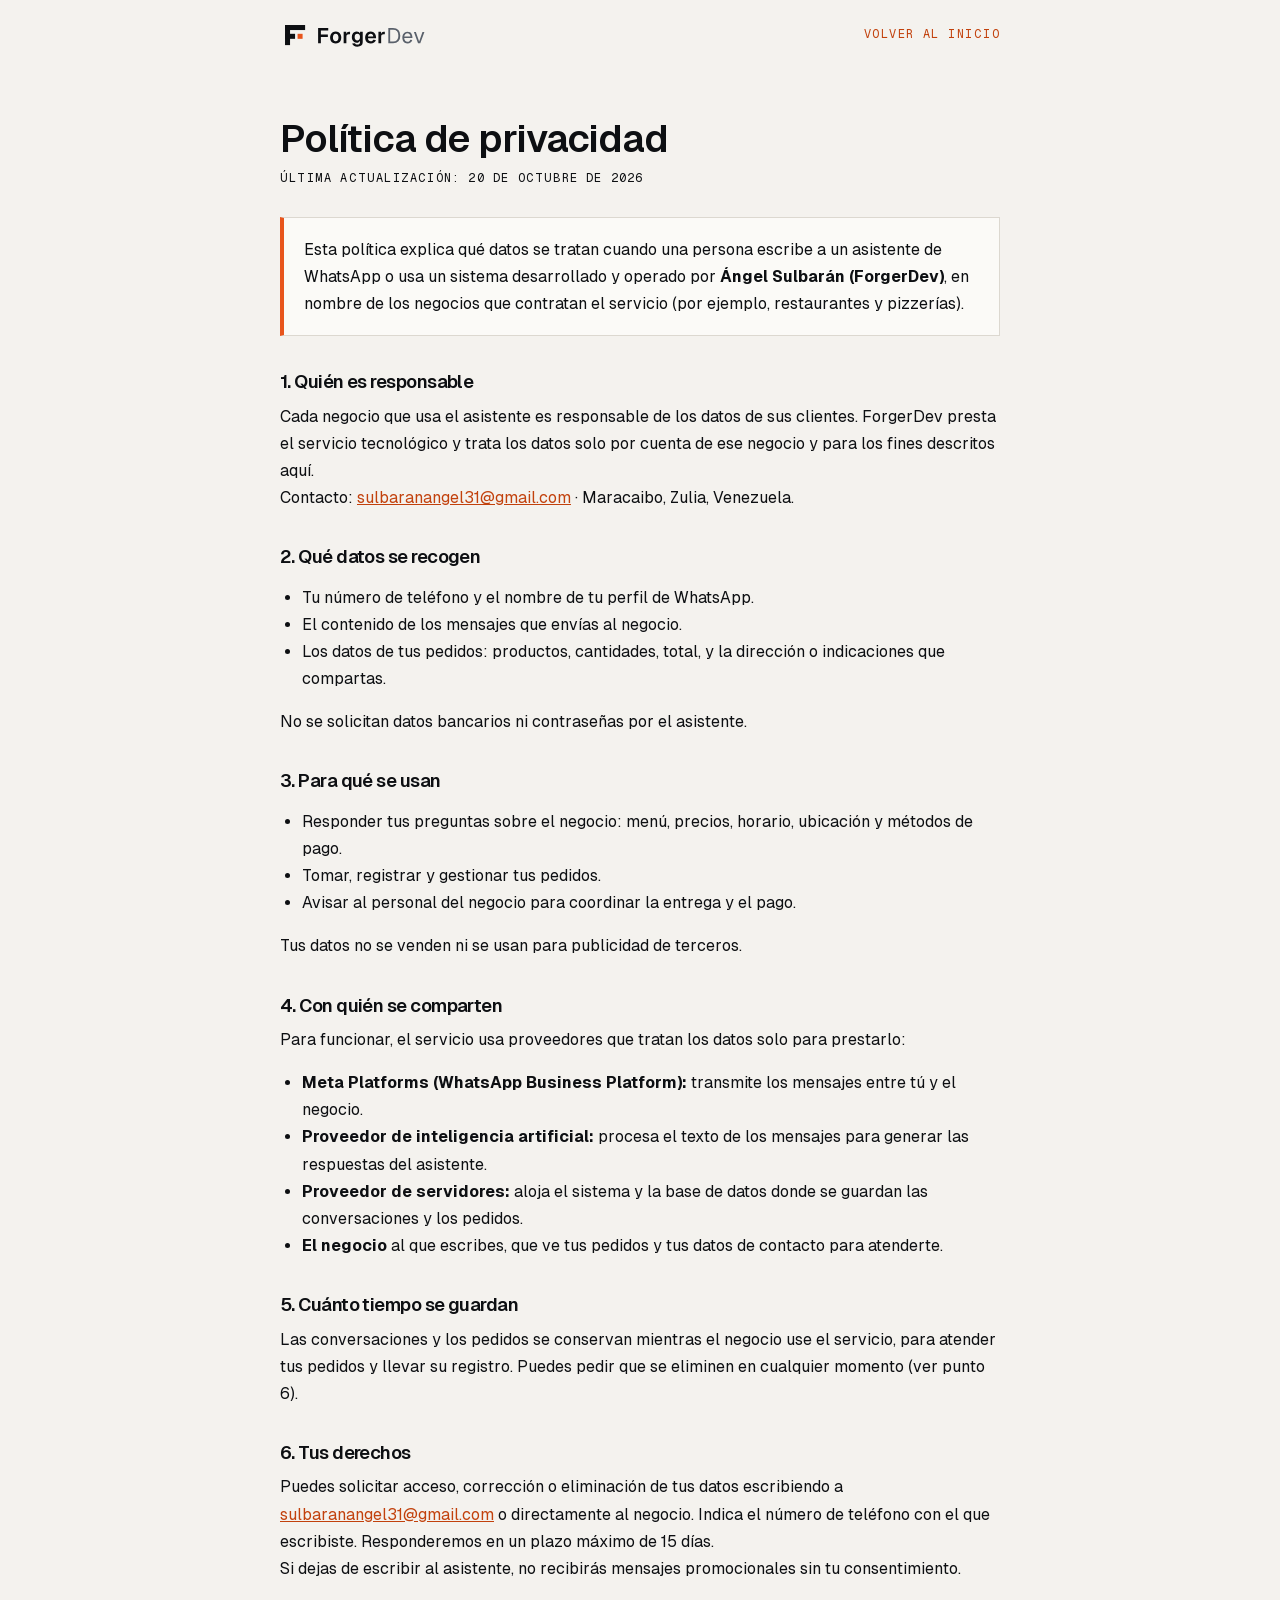
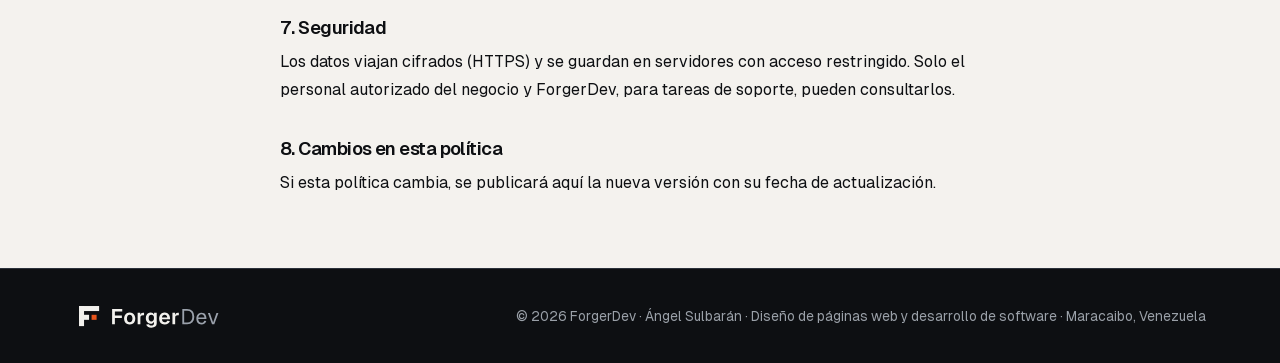
<file: privacidad.html>
<!doctype html>
<html lang="es">
<head>
  <meta charset="utf-8">
  <meta name="viewport" content="width=device-width, initial-scale=1">
  <title>Política de privacidad · ForgerDev</title>
  <meta name="description" content="Política de privacidad de los asistentes de WhatsApp y sistemas desarrollados por Ángel Sulbarán (ForgerDev).">
  <meta name="robots" content="index, follow">
  <link rel="icon" href="favicon.svg" type="image/svg+xml">
  <link rel="stylesheet" href="css/styles.css">
</head>
<body>
  <div class="legal__barra">
    <a href="index.html" class="logo" aria-label="ForgerDev, inicio"><svg xmlns="http://www.w3.org/2000/svg" viewBox="0 0 239 48" aria-hidden="true" focusable="false"><rect x="8" y="8" width="8" height="32" fill="#0d0f12"/><rect x="8" y="8" width="32" height="8" fill="#0d0f12"/><rect x="8" y="22" width="16" height="8" fill="#0d0f12"/><rect x="28" y="22" width="8" height="8" fill="#e8551c"/><path d="M60.72 12.86H76.87V16.701999999999998H65.14V23.298H76.25800000000001V27.106H65.14V37.0H60.72ZM79.79400000000001 27.921999999999997Q79.79400000000001 25.066 80.899 22.924Q82.004 20.782 84.02700000000002 19.609Q86.05000000000001 18.436 88.736 18.436Q91.388 18.436 93.411 19.609Q95.43400000000001 20.782 96.53900000000002 22.924Q97.644 25.066 97.644 27.921999999999997Q97.644 30.778 96.53900000000002 32.92Q95.43400000000001 35.062 93.411 36.235Q91.388 37.408 88.736 37.408Q86.05000000000001 37.408 84.02700000000002 36.235Q82.004 35.062 80.899 32.92Q79.79400000000001 30.778 79.79400000000001 27.921999999999997ZM93.156 27.921999999999997Q93.156 25.1 91.983 23.536Q90.81 21.972 88.736 21.972Q86.628 21.972 85.47200000000001 23.536Q84.316 25.1 84.316 27.921999999999997Q84.316 30.744 85.47200000000001 32.308Q86.628 33.872 88.736 33.872Q90.84400000000001 33.872 92.0 32.308Q93.156 30.744 93.156 27.921999999999997ZM101.418 18.843999999999998H105.49800000000002L105.60000000000001 22.345999999999997Q106.144 20.544 107.215 19.694Q108.28600000000002 18.843999999999998 109.95200000000001 18.843999999999998H111.61800000000001V22.584H109.918Q107.81000000000002 22.584 106.79000000000002 23.519Q105.77000000000001 24.454 105.77000000000001 26.528V37.0H101.418ZM114.98400000000001 37.34 119.47200000000001 37.034Q119.81200000000001 38.122 120.679 38.666Q121.546 39.21 123.24600000000001 39.21Q127.42800000000001 39.21 127.42800000000001 35.504V33.192Q126.78200000000001 34.518 125.35400000000001 35.317Q123.926 36.116 122.158 36.116Q119.914 36.116 118.16300000000001 35.010999999999996Q116.412 33.906 115.42600000000002 31.9Q114.44000000000001 29.894 114.44000000000001 27.31Q114.44000000000001 24.726 115.409 22.72Q116.378 20.714 118.129 19.575Q119.88000000000001 18.436 122.09 18.436Q124.028 18.436 125.45600000000002 19.302999999999997Q126.88400000000001 20.169999999999998 127.56400000000001 21.665999999999997V18.843999999999998H131.81400000000002V35.402Q131.81400000000002 38.836 129.502 40.672Q127.19000000000001 42.508 123.24600000000001 42.508Q119.778 42.508 117.70400000000001 41.131Q115.63000000000001 39.754 114.98400000000001 37.34ZM127.462 27.174Q127.462 24.692 126.30600000000001 23.264Q125.15 21.836 123.17800000000001 21.836Q121.206 21.836 120.084 23.298Q118.962 24.759999999999998 118.962 27.276Q118.962 29.792 120.101 31.254Q121.24000000000001 32.716 123.17800000000001 32.716Q125.18400000000001 32.716 126.32300000000001 31.237000000000002Q127.462 29.758 127.462 27.174ZM135.622 27.921999999999997Q135.622 25.1 136.71 22.941000000000003Q137.798 20.782 139.787 19.609Q141.776 18.436 144.428 18.436Q147.012 18.436 148.967 19.592Q150.92200000000003 20.747999999999998 151.99300000000002 22.941Q153.06400000000002 25.134 153.06400000000002 28.16V29.146H140.144Q140.28 31.492 141.436 32.716Q142.592 33.94 144.56400000000002 33.94Q145.99200000000002 33.94 146.978 33.277Q147.964 32.614 148.33800000000002 31.424L152.792 31.695999999999998Q152.044 34.348 149.851 35.878Q147.65800000000002 37.408 144.53 37.408Q141.84400000000002 37.408 139.82100000000003 36.235Q137.798 35.062 136.71 32.92Q135.622 30.778 135.622 27.921999999999997ZM144.428 21.869999999999997Q142.66 21.869999999999997 141.52100000000002 22.991999999999997Q140.382 24.113999999999997 140.144 26.222H148.542Q148.406 24.046 147.318 22.958Q146.23000000000002 21.869999999999997 144.428 21.869999999999997ZM156.838 18.843999999999998H160.918L161.02 22.345999999999997Q161.564 20.544 162.635 19.694Q163.706 18.843999999999998 165.372 18.843999999999998H167.038V22.584H165.338Q163.23 22.584 162.20999999999998 23.519Q161.19 24.454 161.19 26.528V37.0H156.838Z" fill="#0d0f12"/><path d="M172.594 12.86H180.074Q185.65 12.86 188.659 16.005Q191.668 19.15 191.668 24.964Q191.668 30.744 188.71 33.872Q185.752 37.0 180.27800000000002 37.0H172.594ZM188.608 24.964Q188.608 15.715999999999998 180.074 15.715999999999998H175.518V34.144H180.074Q188.608 34.144 188.608 24.964ZM194.93200000000002 27.990000000000002Q194.93200000000002 25.168 195.935 23.026Q196.93800000000002 20.884 198.774 19.728Q200.61 18.572 203.058 18.572Q205.404 18.572 207.20600000000002 19.677Q209.008 20.782 210.01100000000002 22.924Q211.014 25.066 211.014 28.024V28.874H197.924Q198.06 31.73 199.437 33.209Q200.814 34.688 203.19400000000002 34.688Q204.928 34.688 206.067 33.889Q207.20600000000002 33.09 207.68200000000002 31.662L210.74200000000002 31.9Q210.02800000000002 34.382 208.005 35.894999999999996Q205.982 37.408 203.19400000000002 37.408Q200.678 37.408 198.808 36.251999999999995Q196.93800000000002 35.096 195.935 32.971Q194.93200000000002 30.846 194.93200000000002 27.990000000000002ZM203.058 21.291999999999998Q200.95000000000002 21.291999999999998 199.60700000000003 22.583999999999996Q198.264 23.875999999999998 197.924 26.357999999999997H207.886Q207.68200000000002 23.842 206.407 22.567Q205.132 21.291999999999998 203.058 21.291999999999998ZM213.35999999999999 18.98H216.488L221.724 34.076L226.96 18.98H230.088L223.526 37.0H219.922Z" fill="#5a616b"/></svg></a>
    <a href="index.html" class="legal__volver">Volver al inicio</a>
  </div>

  <main class="legal">
    <h1>Política de privacidad</h1>
    <p class="legal__fecha">Última actualización: 20 de octubre de 2026</p>

    <div class="legal__caja">
      <p>Esta política explica qué datos se tratan cuando una persona escribe a un asistente de WhatsApp o usa un sistema desarrollado y operado por <strong>Ángel Sulbarán (ForgerDev)</strong>, en nombre de los negocios que contratan el servicio (por ejemplo, restaurantes y pizzerías).</p>
    </div>

    <h2>1. Quién es responsable</h2>
    <p>Cada negocio que usa el asistente es responsable de los datos de sus clientes. ForgerDev presta el servicio tecnológico y trata los datos solo por cuenta de ese negocio y para los fines descritos aquí.</p>
    <p>Contacto: <a href="mailto:sulbaranangel31@gmail.com">sulbaranangel31@gmail.com</a> · Maracaibo, Zulia, Venezuela.</p>

    <h2>2. Qué datos se recogen</h2>
    <ul>
      <li>Tu número de teléfono y el nombre de tu perfil de WhatsApp.</li>
      <li>El contenido de los mensajes que envías al negocio.</li>
      <li>Los datos de tus pedidos: productos, cantidades, total, y la dirección o indicaciones que compartas.</li>
    </ul>
    <p>No se solicitan datos bancarios ni contraseñas por el asistente.</p>

    <h2>3. Para qué se usan</h2>
    <ul>
      <li>Responder tus preguntas sobre el negocio: menú, precios, horario, ubicación y métodos de pago.</li>
      <li>Tomar, registrar y gestionar tus pedidos.</li>
      <li>Avisar al personal del negocio para coordinar la entrega y el pago.</li>
    </ul>
    <p>Tus datos no se venden ni se usan para publicidad de terceros.</p>

    <h2>4. Con quién se comparten</h2>
    <p>Para funcionar, el servicio usa proveedores que tratan los datos solo para prestarlo:</p>
    <ul>
      <li><strong>Meta Platforms (WhatsApp Business Platform):</strong> transmite los mensajes entre tú y el negocio.</li>
      <li><strong>Proveedor de inteligencia artificial:</strong> procesa el texto de los mensajes para generar las respuestas del asistente.</li>
      <li><strong>Proveedor de servidores:</strong> aloja el sistema y la base de datos donde se guardan las conversaciones y los pedidos.</li>
      <li><strong>El negocio</strong> al que escribes, que ve tus pedidos y tus datos de contacto para atenderte.</li>
    </ul>

    <h2>5. Cuánto tiempo se guardan</h2>
    <p>Las conversaciones y los pedidos se conservan mientras el negocio use el servicio, para atender tus pedidos y llevar su registro. Puedes pedir que se eliminen en cualquier momento (ver punto 6).</p>

    <h2>6. Tus derechos</h2>
    <p>Puedes solicitar acceso, corrección o eliminación de tus datos escribiendo a <a href="mailto:sulbaranangel31@gmail.com">sulbaranangel31@gmail.com</a> o directamente al negocio. Indica el número de teléfono con el que escribiste. Responderemos en un plazo máximo de 15 días.</p>
    <p>Si dejas de escribir al asistente, no recibirás mensajes promocionales sin tu consentimiento.</p>

    <h2>7. Seguridad</h2>
    <p>Los datos viajan cifrados (HTTPS) y se guardan en servidores con acceso restringido. Solo el personal autorizado del negocio y ForgerDev, para tareas de soporte, pueden consultarlos.</p>

    <h2>8. Cambios en esta política</h2>
    <p>Si esta política cambia, se publicará aquí la nueva versión con su fecha de actualización.</p>
  </main>

  <footer class="footer">
    <div class="container footer__inner">
      <a href="index.html" class="logo" aria-label="ForgerDev, inicio"><svg xmlns="http://www.w3.org/2000/svg" viewBox="0 0 239 48" aria-hidden="true" focusable="false"><rect x="8" y="8" width="8" height="32" fill="#f2f1ed"/><rect x="8" y="8" width="32" height="8" fill="#f2f1ed"/><rect x="8" y="22" width="16" height="8" fill="#f2f1ed"/><rect x="28" y="22" width="8" height="8" fill="#e8551c"/><path d="M60.72 12.86H76.87V16.701999999999998H65.14V23.298H76.25800000000001V27.106H65.14V37.0H60.72ZM79.79400000000001 27.921999999999997Q79.79400000000001 25.066 80.899 22.924Q82.004 20.782 84.02700000000002 19.609Q86.05000000000001 18.436 88.736 18.436Q91.388 18.436 93.411 19.609Q95.43400000000001 20.782 96.53900000000002 22.924Q97.644 25.066 97.644 27.921999999999997Q97.644 30.778 96.53900000000002 32.92Q95.43400000000001 35.062 93.411 36.235Q91.388 37.408 88.736 37.408Q86.05000000000001 37.408 84.02700000000002 36.235Q82.004 35.062 80.899 32.92Q79.79400000000001 30.778 79.79400000000001 27.921999999999997ZM93.156 27.921999999999997Q93.156 25.1 91.983 23.536Q90.81 21.972 88.736 21.972Q86.628 21.972 85.47200000000001 23.536Q84.316 25.1 84.316 27.921999999999997Q84.316 30.744 85.47200000000001 32.308Q86.628 33.872 88.736 33.872Q90.84400000000001 33.872 92.0 32.308Q93.156 30.744 93.156 27.921999999999997ZM101.418 18.843999999999998H105.49800000000002L105.60000000000001 22.345999999999997Q106.144 20.544 107.215 19.694Q108.28600000000002 18.843999999999998 109.95200000000001 18.843999999999998H111.61800000000001V22.584H109.918Q107.81000000000002 22.584 106.79000000000002 23.519Q105.77000000000001 24.454 105.77000000000001 26.528V37.0H101.418ZM114.98400000000001 37.34 119.47200000000001 37.034Q119.81200000000001 38.122 120.679 38.666Q121.546 39.21 123.24600000000001 39.21Q127.42800000000001 39.21 127.42800000000001 35.504V33.192Q126.78200000000001 34.518 125.35400000000001 35.317Q123.926 36.116 122.158 36.116Q119.914 36.116 118.16300000000001 35.010999999999996Q116.412 33.906 115.42600000000002 31.9Q114.44000000000001 29.894 114.44000000000001 27.31Q114.44000000000001 24.726 115.409 22.72Q116.378 20.714 118.129 19.575Q119.88000000000001 18.436 122.09 18.436Q124.028 18.436 125.45600000000002 19.302999999999997Q126.88400000000001 20.169999999999998 127.56400000000001 21.665999999999997V18.843999999999998H131.81400000000002V35.402Q131.81400000000002 38.836 129.502 40.672Q127.19000000000001 42.508 123.24600000000001 42.508Q119.778 42.508 117.70400000000001 41.131Q115.63000000000001 39.754 114.98400000000001 37.34ZM127.462 27.174Q127.462 24.692 126.30600000000001 23.264Q125.15 21.836 123.17800000000001 21.836Q121.206 21.836 120.084 23.298Q118.962 24.759999999999998 118.962 27.276Q118.962 29.792 120.101 31.254Q121.24000000000001 32.716 123.17800000000001 32.716Q125.18400000000001 32.716 126.32300000000001 31.237000000000002Q127.462 29.758 127.462 27.174ZM135.622 27.921999999999997Q135.622 25.1 136.71 22.941000000000003Q137.798 20.782 139.787 19.609Q141.776 18.436 144.428 18.436Q147.012 18.436 148.967 19.592Q150.92200000000003 20.747999999999998 151.99300000000002 22.941Q153.06400000000002 25.134 153.06400000000002 28.16V29.146H140.144Q140.28 31.492 141.436 32.716Q142.592 33.94 144.56400000000002 33.94Q145.99200000000002 33.94 146.978 33.277Q147.964 32.614 148.33800000000002 31.424L152.792 31.695999999999998Q152.044 34.348 149.851 35.878Q147.65800000000002 37.408 144.53 37.408Q141.84400000000002 37.408 139.82100000000003 36.235Q137.798 35.062 136.71 32.92Q135.622 30.778 135.622 27.921999999999997ZM144.428 21.869999999999997Q142.66 21.869999999999997 141.52100000000002 22.991999999999997Q140.382 24.113999999999997 140.144 26.222H148.542Q148.406 24.046 147.318 22.958Q146.23000000000002 21.869999999999997 144.428 21.869999999999997ZM156.838 18.843999999999998H160.918L161.02 22.345999999999997Q161.564 20.544 162.635 19.694Q163.706 18.843999999999998 165.372 18.843999999999998H167.038V22.584H165.338Q163.23 22.584 162.20999999999998 23.519Q161.19 24.454 161.19 26.528V37.0H156.838Z" fill="#f2f1ed"/><path d="M172.594 12.86H180.074Q185.65 12.86 188.659 16.005Q191.668 19.15 191.668 24.964Q191.668 30.744 188.71 33.872Q185.752 37.0 180.27800000000002 37.0H172.594ZM188.608 24.964Q188.608 15.715999999999998 180.074 15.715999999999998H175.518V34.144H180.074Q188.608 34.144 188.608 24.964ZM194.93200000000002 27.990000000000002Q194.93200000000002 25.168 195.935 23.026Q196.93800000000002 20.884 198.774 19.728Q200.61 18.572 203.058 18.572Q205.404 18.572 207.20600000000002 19.677Q209.008 20.782 210.01100000000002 22.924Q211.014 25.066 211.014 28.024V28.874H197.924Q198.06 31.73 199.437 33.209Q200.814 34.688 203.19400000000002 34.688Q204.928 34.688 206.067 33.889Q207.20600000000002 33.09 207.68200000000002 31.662L210.74200000000002 31.9Q210.02800000000002 34.382 208.005 35.894999999999996Q205.982 37.408 203.19400000000002 37.408Q200.678 37.408 198.808 36.251999999999995Q196.93800000000002 35.096 195.935 32.971Q194.93200000000002 30.846 194.93200000000002 27.990000000000002ZM203.058 21.291999999999998Q200.95000000000002 21.291999999999998 199.60700000000003 22.583999999999996Q198.264 23.875999999999998 197.924 26.357999999999997H207.886Q207.68200000000002 23.842 206.407 22.567Q205.132 21.291999999999998 203.058 21.291999999999998ZM213.35999999999999 18.98H216.488L221.724 34.076L226.96 18.98H230.088L223.526 37.0H219.922Z" fill="#9aa1ab"/></svg></a>
      <p>© 2026 ForgerDev · Ángel Sulbarán · Diseño de páginas web y desarrollo de software · Maracaibo, Venezuela</p>
    </div>
  </footer>
</body>
</html>
</file>
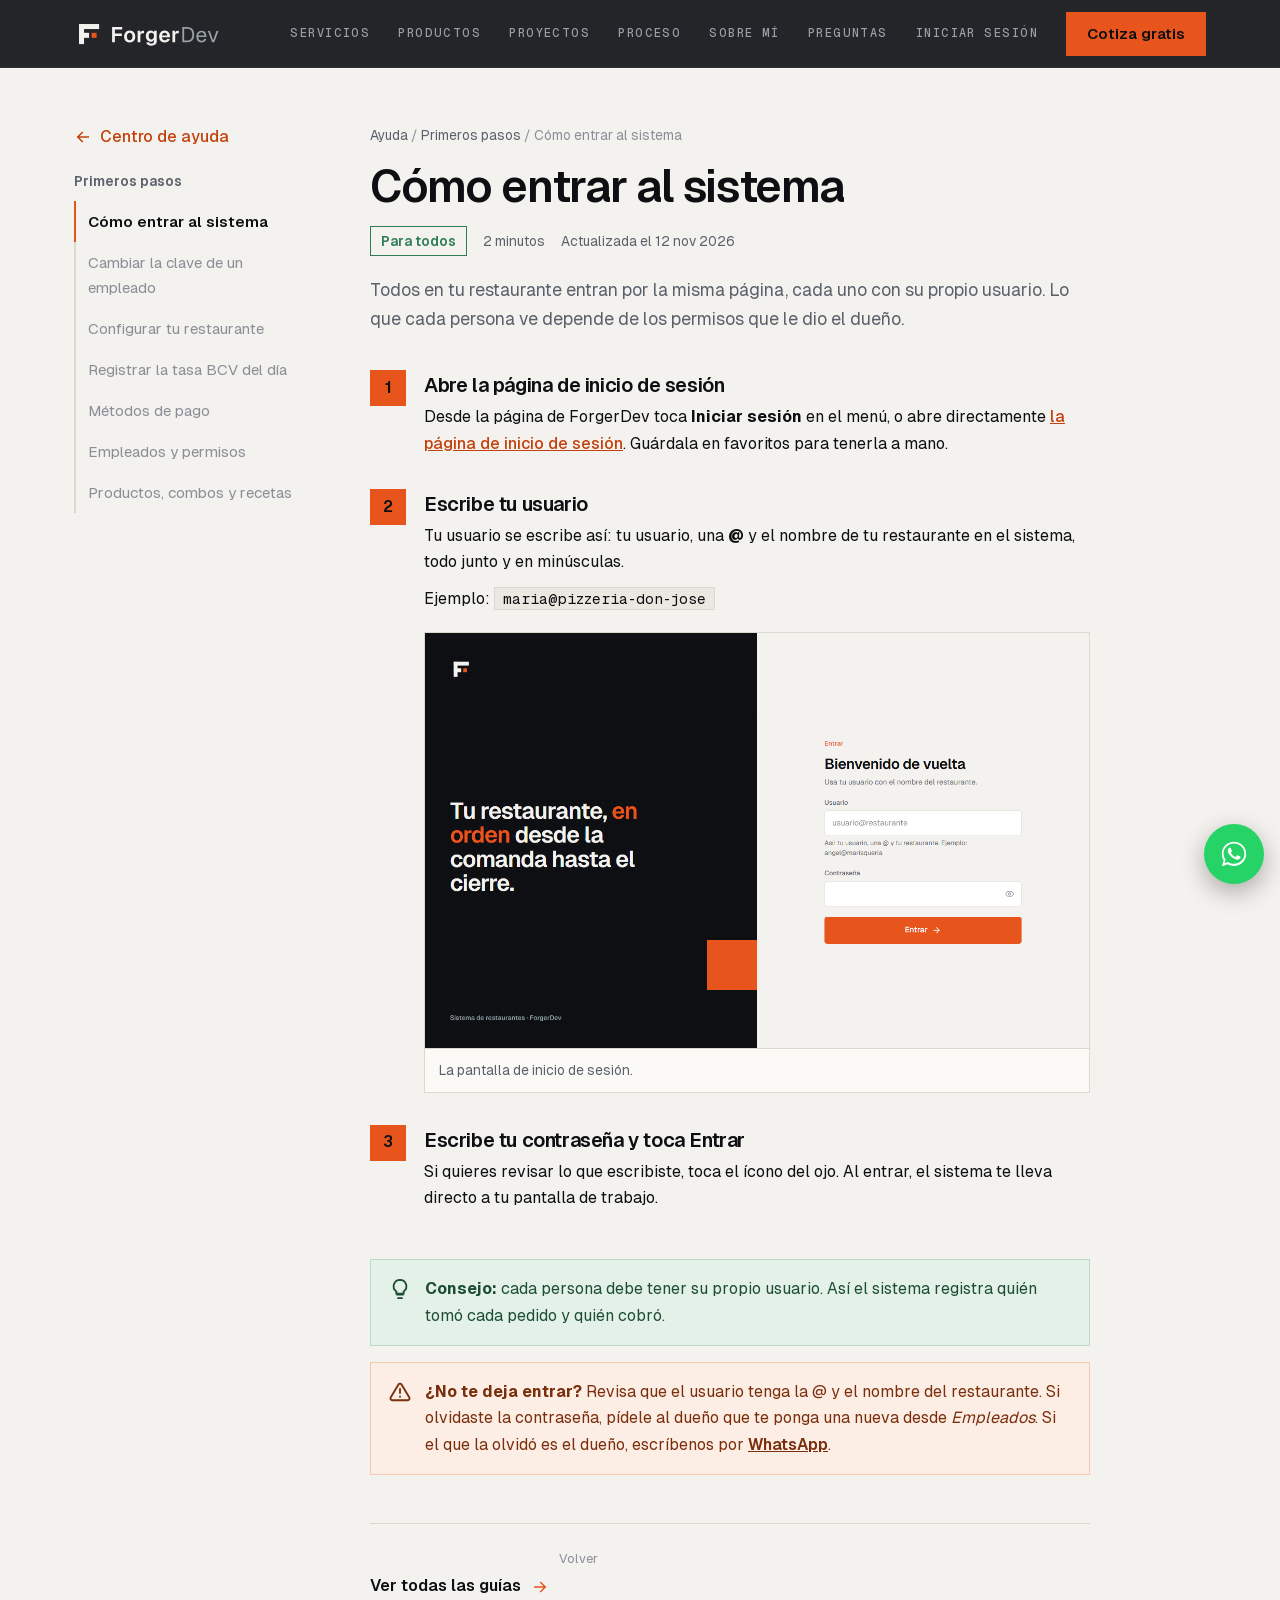
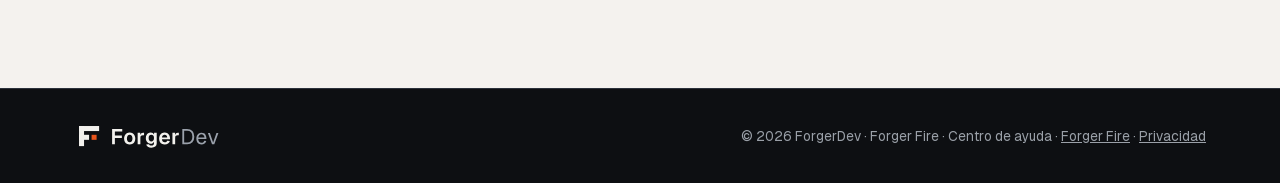
<file: ayuda/entrar.html>
<!DOCTYPE html>
<html lang="es">
<head>
  <meta charset="UTF-8">
  <meta name="viewport" content="width=device-width, initial-scale=1.0">
  <title>Cómo entrar al sistema | Ayuda Forger Fire</title>
  <meta name="description" content="Cómo iniciar sesión en Forger Fire: tu usuario, una @ y el nombre de tu restaurante, y tu contraseña.">
  <meta name="robots" content="index, follow">
  <meta name="theme-color" content="#0d0f12">
  <link rel="canonical" href="https://TU-DOMINIO.com/ayuda/entrar.html">
  <link rel="icon" href="../favicon.svg" type="image/svg+xml">
  <link rel="preload" href="../fonts/Geist-Variable.woff2" as="font" type="font/woff2" crossorigin>
  <link rel="stylesheet" href="../css/styles.css">
  <link rel="stylesheet" href="../css/ayuda.css">
  <script src="../js/config.js" defer></script>
  <script src="../js/ayuda.js" defer></script>
</head>
<body class="pagina-clara">

  <header class="header">
    <div class="container header__inner">
      <a href="../index.html" class="logo" aria-label="ForgerDev, inicio"><svg xmlns="http://www.w3.org/2000/svg" viewBox="0 0 239 48" aria-hidden="true" focusable="false"><rect x="8" y="8" width="8" height="32" fill="#f2f1ed"/><rect x="8" y="8" width="32" height="8" fill="#f2f1ed"/><rect x="8" y="22" width="16" height="8" fill="#f2f1ed"/><rect x="28" y="22" width="8" height="8" fill="#e8551c"/><path d="M60.72 12.86H76.87V16.701999999999998H65.14V23.298H76.25800000000001V27.106H65.14V37.0H60.72ZM79.79400000000001 27.921999999999997Q79.79400000000001 25.066 80.899 22.924Q82.004 20.782 84.02700000000002 19.609Q86.05000000000001 18.436 88.736 18.436Q91.388 18.436 93.411 19.609Q95.43400000000001 20.782 96.53900000000002 22.924Q97.644 25.066 97.644 27.921999999999997Q97.644 30.778 96.53900000000002 32.92Q95.43400000000001 35.062 93.411 36.235Q91.388 37.408 88.736 37.408Q86.05000000000001 37.408 84.02700000000002 36.235Q82.004 35.062 80.899 32.92Q79.79400000000001 30.778 79.79400000000001 27.921999999999997ZM93.156 27.921999999999997Q93.156 25.1 91.983 23.536Q90.81 21.972 88.736 21.972Q86.628 21.972 85.47200000000001 23.536Q84.316 25.1 84.316 27.921999999999997Q84.316 30.744 85.47200000000001 32.308Q86.628 33.872 88.736 33.872Q90.84400000000001 33.872 92.0 32.308Q93.156 30.744 93.156 27.921999999999997ZM101.418 18.843999999999998H105.49800000000002L105.60000000000001 22.345999999999997Q106.144 20.544 107.215 19.694Q108.28600000000002 18.843999999999998 109.95200000000001 18.843999999999998H111.61800000000001V22.584H109.918Q107.81000000000002 22.584 106.79000000000002 23.519Q105.77000000000001 24.454 105.77000000000001 26.528V37.0H101.418ZM114.98400000000001 37.34 119.47200000000001 37.034Q119.81200000000001 38.122 120.679 38.666Q121.546 39.21 123.24600000000001 39.21Q127.42800000000001 39.21 127.42800000000001 35.504V33.192Q126.78200000000001 34.518 125.35400000000001 35.317Q123.926 36.116 122.158 36.116Q119.914 36.116 118.16300000000001 35.010999999999996Q116.412 33.906 115.42600000000002 31.9Q114.44000000000001 29.894 114.44000000000001 27.31Q114.44000000000001 24.726 115.409 22.72Q116.378 20.714 118.129 19.575Q119.88000000000001 18.436 122.09 18.436Q124.028 18.436 125.45600000000002 19.302999999999997Q126.88400000000001 20.169999999999998 127.56400000000001 21.665999999999997V18.843999999999998H131.81400000000002V35.402Q131.81400000000002 38.836 129.502 40.672Q127.19000000000001 42.508 123.24600000000001 42.508Q119.778 42.508 117.70400000000001 41.131Q115.63000000000001 39.754 114.98400000000001 37.34ZM127.462 27.174Q127.462 24.692 126.30600000000001 23.264Q125.15 21.836 123.17800000000001 21.836Q121.206 21.836 120.084 23.298Q118.962 24.759999999999998 118.962 27.276Q118.962 29.792 120.101 31.254Q121.24000000000001 32.716 123.17800000000001 32.716Q125.18400000000001 32.716 126.32300000000001 31.237000000000002Q127.462 29.758 127.462 27.174ZM135.622 27.921999999999997Q135.622 25.1 136.71 22.941000000000003Q137.798 20.782 139.787 19.609Q141.776 18.436 144.428 18.436Q147.012 18.436 148.967 19.592Q150.92200000000003 20.747999999999998 151.99300000000002 22.941Q153.06400000000002 25.134 153.06400000000002 28.16V29.146H140.144Q140.28 31.492 141.436 32.716Q142.592 33.94 144.56400000000002 33.94Q145.99200000000002 33.94 146.978 33.277Q147.964 32.614 148.33800000000002 31.424L152.792 31.695999999999998Q152.044 34.348 149.851 35.878Q147.65800000000002 37.408 144.53 37.408Q141.84400000000002 37.408 139.82100000000003 36.235Q137.798 35.062 136.71 32.92Q135.622 30.778 135.622 27.921999999999997ZM144.428 21.869999999999997Q142.66 21.869999999999997 141.52100000000002 22.991999999999997Q140.382 24.113999999999997 140.144 26.222H148.542Q148.406 24.046 147.318 22.958Q146.23000000000002 21.869999999999997 144.428 21.869999999999997ZM156.838 18.843999999999998H160.918L161.02 22.345999999999997Q161.564 20.544 162.635 19.694Q163.706 18.843999999999998 165.372 18.843999999999998H167.038V22.584H165.338Q163.23 22.584 162.20999999999998 23.519Q161.19 24.454 161.19 26.528V37.0H156.838Z" fill="#f2f1ed"/><path d="M172.594 12.86H180.074Q185.65 12.86 188.659 16.005Q191.668 19.15 191.668 24.964Q191.668 30.744 188.71 33.872Q185.752 37.0 180.27800000000002 37.0H172.594ZM188.608 24.964Q188.608 15.715999999999998 180.074 15.715999999999998H175.518V34.144H180.074Q188.608 34.144 188.608 24.964ZM194.93200000000002 27.990000000000002Q194.93200000000002 25.168 195.935 23.026Q196.93800000000002 20.884 198.774 19.728Q200.61 18.572 203.058 18.572Q205.404 18.572 207.20600000000002 19.677Q209.008 20.782 210.01100000000002 22.924Q211.014 25.066 211.014 28.024V28.874H197.924Q198.06 31.73 199.437 33.209Q200.814 34.688 203.19400000000002 34.688Q204.928 34.688 206.067 33.889Q207.20600000000002 33.09 207.68200000000002 31.662L210.74200000000002 31.9Q210.02800000000002 34.382 208.005 35.894999999999996Q205.982 37.408 203.19400000000002 37.408Q200.678 37.408 198.808 36.251999999999995Q196.93800000000002 35.096 195.935 32.971Q194.93200000000002 30.846 194.93200000000002 27.990000000000002ZM203.058 21.291999999999998Q200.95000000000002 21.291999999999998 199.60700000000003 22.583999999999996Q198.264 23.875999999999998 197.924 26.357999999999997H207.886Q207.68200000000002 23.842 206.407 22.567Q205.132 21.291999999999998 203.058 21.291999999999998ZM213.35999999999999 18.98H216.488L221.724 34.076L226.96 18.98H230.088L223.526 37.0H219.922Z" fill="#9aa1ab"/></svg></a>

      <button class="nav-toggle" type="button" aria-expanded="false" aria-controls="menu" aria-label="Abrir menú">
        <span></span><span></span><span></span>
      </button>

      <nav id="menu" class="nav" aria-label="Principal">
        <ul class="nav__list">
          <li><a href="../index.html#servicios" class="nav__link">Servicios</a></li>
          <li><a href="../index.html#productos" class="nav__link">Productos</a></li>
          <li><a href="../index.html#proyectos" class="nav__link">Proyectos</a></li>
          <li><a href="../index.html#proceso" class="nav__link">Proceso</a></li>
          <li><a href="../index.html#sobre-mi" class="nav__link">Sobre mí</a></li>
          <li><a href="../index.html#faq" class="nav__link">Preguntas</a></li>
          <li data-login hidden><a href="#" class="nav__link nav__link--login" data-login-link>Iniciar sesión</a></li>
          <li><a href="../index.html#cotizador" class="btn btn--primary btn--sm">Cotiza gratis</a></li>
        </ul>
      </nav>
    </div>
  </header>

  <main class="container guia-layout">
    <!-- Índice lateral -->
    <aside class="guia-indice" aria-label="Guías de Primeros pasos">
      <a href="index.html" class="guia-volver">
        <svg class="icon" viewBox="0 0 24 24" aria-hidden="true"><path d="M19 12H5M11 6l-6 6 6 6"/></svg>
        Centro de ayuda
      </a>
      <p class="guia-indice__titulo">Primeros pasos</p>
      <ul>
        <li><a href="entrar.html" aria-current="page">Cómo entrar al sistema</a></li>
        <li><span>Cambiar la clave de un empleado</span></li>
        <li><span>Configurar tu restaurante</span></li>
        <li><span>Registrar la tasa BCV del día</span></li>
        <li><span>Métodos de pago</span></li>
        <li><span>Empleados y permisos</span></li>
        <li><span>Productos, combos y recetas</span></li>
      </ul>
    </aside>

    <!-- Guía -->
    <article class="guia">
      <nav class="migas" aria-label="Ruta">
        <a href="index.html">Ayuda</a> <span aria-hidden="true">/</span> <a href="index.html">Primeros pasos</a> <span aria-hidden="true">/</span> <span>Cómo entrar al sistema</span>
      </nav>

      <h1 class="guia__titulo">Cómo entrar al sistema</h1>
      <p class="guia__meta">
        <span class="chip-rol">Para todos</span>
        <span>2 minutos</span>
        <span>Actualizada el 12 nov 2026</span>
      </p>
      <p class="guia__intro">Todos en tu restaurante entran por la misma página, cada uno con su propio usuario. Lo que cada persona ve depende de los permisos que le dio el dueño.</p>

      <ol class="paso-lista">
        <li class="paso">
          <span class="paso__num">1</span>
          <div class="paso__cuerpo">
            <h2>Abre la página de inicio de sesión</h2>
            <p>Desde la página de ForgerDev toca <strong>Iniciar sesión</strong> en el menú, o abre directamente <a href="#" data-login-link class="enlace">la página de inicio de sesión</a>. Guárdala en favoritos para tenerla a mano.</p>
          </div>
        </li>

        <li class="paso">
          <span class="paso__num">2</span>
          <div class="paso__cuerpo">
            <h2>Escribe tu usuario</h2>
            <p>Tu usuario se escribe así: tu usuario, una <strong>@</strong> y el nombre de tu restaurante en el sistema, todo junto y en minúsculas.</p>
            <p class="ejemplo">Ejemplo: <code>maria@pizzeria-don-jose</code></p>
            <figure class="captura">
              <img src="img/login.png" alt="Pantalla de inicio de sesión de Forger Fire con los campos Usuario y Contraseña" width="1280" height="800" loading="lazy">
              <figcaption>La pantalla de inicio de sesión.</figcaption>
            </figure>
          </div>
        </li>

        <li class="paso">
          <span class="paso__num">3</span>
          <div class="paso__cuerpo">
            <h2>Escribe tu contraseña y toca Entrar</h2>
            <p>Si quieres revisar lo que escribiste, toca el ícono del ojo. Al entrar, el sistema te lleva directo a tu pantalla de trabajo.</p>
          </div>
        </li>
      </ol>

      <aside class="nota nota--tip">
        <svg class="icon" viewBox="0 0 24 24" aria-hidden="true"><path d="M9 18h6M10 22h4M12 2a7 7 0 0 0-4 12.7V17h8v-2.3A7 7 0 0 0 12 2z"/></svg>
        <p><strong>Consejo:</strong> cada persona debe tener su propio usuario. Así el sistema registra quién tomó cada pedido y quién cobró.</p>
      </aside>

      <aside class="nota nota--alerta">
        <svg class="icon" viewBox="0 0 24 24" aria-hidden="true"><path d="M12 9v4M12 17h.01M10.3 3.9 1.8 18a2 2 0 0 0 1.7 3h17a2 2 0 0 0 1.7-3L13.7 3.9a2 2 0 0 0-3.4 0z"/></svg>
        <p><strong>¿No te deja entrar?</strong> Revisa que el usuario tenga la @ y el nombre del restaurante. Si olvidaste la contraseña, pídele al dueño que te ponga una nueva desde <em>Empleados</em>. Si el que la olvidó es el dueño, escríbenos por <a href="#" data-whatsapp-link target="_blank" rel="noopener">WhatsApp</a>.</p>
      </aside>

      <nav class="guia-nav" aria-label="Más guías">
        <a href="index.html" class="guia-nav__sig">
          <small>Volver</small>
          Ver todas las guías
          <svg class="icon" viewBox="0 0 24 24" aria-hidden="true"><path d="M5 12h14M13 6l6 6-6 6"/></svg>
        </a>
      </nav>
    </article>
  </main>

  <footer class="footer">
    <div class="container footer__inner">
      <a href="../index.html" class="logo" aria-label="ForgerDev, inicio"><svg xmlns="http://www.w3.org/2000/svg" viewBox="0 0 239 48" aria-hidden="true" focusable="false"><rect x="8" y="8" width="8" height="32" fill="#f2f1ed"/><rect x="8" y="8" width="32" height="8" fill="#f2f1ed"/><rect x="8" y="22" width="16" height="8" fill="#f2f1ed"/><rect x="28" y="22" width="8" height="8" fill="#e8551c"/><path d="M60.72 12.86H76.87V16.701999999999998H65.14V23.298H76.25800000000001V27.106H65.14V37.0H60.72ZM79.79400000000001 27.921999999999997Q79.79400000000001 25.066 80.899 22.924Q82.004 20.782 84.02700000000002 19.609Q86.05000000000001 18.436 88.736 18.436Q91.388 18.436 93.411 19.609Q95.43400000000001 20.782 96.53900000000002 22.924Q97.644 25.066 97.644 27.921999999999997Q97.644 30.778 96.53900000000002 32.92Q95.43400000000001 35.062 93.411 36.235Q91.388 37.408 88.736 37.408Q86.05000000000001 37.408 84.02700000000002 36.235Q82.004 35.062 80.899 32.92Q79.79400000000001 30.778 79.79400000000001 27.921999999999997ZM93.156 27.921999999999997Q93.156 25.1 91.983 23.536Q90.81 21.972 88.736 21.972Q86.628 21.972 85.47200000000001 23.536Q84.316 25.1 84.316 27.921999999999997Q84.316 30.744 85.47200000000001 32.308Q86.628 33.872 88.736 33.872Q90.84400000000001 33.872 92.0 32.308Q93.156 30.744 93.156 27.921999999999997ZM101.418 18.843999999999998H105.49800000000002L105.60000000000001 22.345999999999997Q106.144 20.544 107.215 19.694Q108.28600000000002 18.843999999999998 109.95200000000001 18.843999999999998H111.61800000000001V22.584H109.918Q107.81000000000002 22.584 106.79000000000002 23.519Q105.77000000000001 24.454 105.77000000000001 26.528V37.0H101.418ZM114.98400000000001 37.34 119.47200000000001 37.034Q119.81200000000001 38.122 120.679 38.666Q121.546 39.21 123.24600000000001 39.21Q127.42800000000001 39.21 127.42800000000001 35.504V33.192Q126.78200000000001 34.518 125.35400000000001 35.317Q123.926 36.116 122.158 36.116Q119.914 36.116 118.16300000000001 35.010999999999996Q116.412 33.906 115.42600000000002 31.9Q114.44000000000001 29.894 114.44000000000001 27.31Q114.44000000000001 24.726 115.409 22.72Q116.378 20.714 118.129 19.575Q119.88000000000001 18.436 122.09 18.436Q124.028 18.436 125.45600000000002 19.302999999999997Q126.88400000000001 20.169999999999998 127.56400000000001 21.665999999999997V18.843999999999998H131.81400000000002V35.402Q131.81400000000002 38.836 129.502 40.672Q127.19000000000001 42.508 123.24600000000001 42.508Q119.778 42.508 117.70400000000001 41.131Q115.63000000000001 39.754 114.98400000000001 37.34ZM127.462 27.174Q127.462 24.692 126.30600000000001 23.264Q125.15 21.836 123.17800000000001 21.836Q121.206 21.836 120.084 23.298Q118.962 24.759999999999998 118.962 27.276Q118.962 29.792 120.101 31.254Q121.24000000000001 32.716 123.17800000000001 32.716Q125.18400000000001 32.716 126.32300000000001 31.237000000000002Q127.462 29.758 127.462 27.174ZM135.622 27.921999999999997Q135.622 25.1 136.71 22.941000000000003Q137.798 20.782 139.787 19.609Q141.776 18.436 144.428 18.436Q147.012 18.436 148.967 19.592Q150.92200000000003 20.747999999999998 151.99300000000002 22.941Q153.06400000000002 25.134 153.06400000000002 28.16V29.146H140.144Q140.28 31.492 141.436 32.716Q142.592 33.94 144.56400000000002 33.94Q145.99200000000002 33.94 146.978 33.277Q147.964 32.614 148.33800000000002 31.424L152.792 31.695999999999998Q152.044 34.348 149.851 35.878Q147.65800000000002 37.408 144.53 37.408Q141.84400000000002 37.408 139.82100000000003 36.235Q137.798 35.062 136.71 32.92Q135.622 30.778 135.622 27.921999999999997ZM144.428 21.869999999999997Q142.66 21.869999999999997 141.52100000000002 22.991999999999997Q140.382 24.113999999999997 140.144 26.222H148.542Q148.406 24.046 147.318 22.958Q146.23000000000002 21.869999999999997 144.428 21.869999999999997ZM156.838 18.843999999999998H160.918L161.02 22.345999999999997Q161.564 20.544 162.635 19.694Q163.706 18.843999999999998 165.372 18.843999999999998H167.038V22.584H165.338Q163.23 22.584 162.20999999999998 23.519Q161.19 24.454 161.19 26.528V37.0H156.838Z" fill="#f2f1ed"/><path d="M172.594 12.86H180.074Q185.65 12.86 188.659 16.005Q191.668 19.15 191.668 24.964Q191.668 30.744 188.71 33.872Q185.752 37.0 180.27800000000002 37.0H172.594ZM188.608 24.964Q188.608 15.715999999999998 180.074 15.715999999999998H175.518V34.144H180.074Q188.608 34.144 188.608 24.964ZM194.93200000000002 27.990000000000002Q194.93200000000002 25.168 195.935 23.026Q196.93800000000002 20.884 198.774 19.728Q200.61 18.572 203.058 18.572Q205.404 18.572 207.20600000000002 19.677Q209.008 20.782 210.01100000000002 22.924Q211.014 25.066 211.014 28.024V28.874H197.924Q198.06 31.73 199.437 33.209Q200.814 34.688 203.19400000000002 34.688Q204.928 34.688 206.067 33.889Q207.20600000000002 33.09 207.68200000000002 31.662L210.74200000000002 31.9Q210.02800000000002 34.382 208.005 35.894999999999996Q205.982 37.408 203.19400000000002 37.408Q200.678 37.408 198.808 36.251999999999995Q196.93800000000002 35.096 195.935 32.971Q194.93200000000002 30.846 194.93200000000002 27.990000000000002ZM203.058 21.291999999999998Q200.95000000000002 21.291999999999998 199.60700000000003 22.583999999999996Q198.264 23.875999999999998 197.924 26.357999999999997H207.886Q207.68200000000002 23.842 206.407 22.567Q205.132 21.291999999999998 203.058 21.291999999999998ZM213.35999999999999 18.98H216.488L221.724 34.076L226.96 18.98H230.088L223.526 37.0H219.922Z" fill="#9aa1ab"/></svg></a>
      <p>© <span id="year"></span> ForgerDev · Forger Fire · Centro de ayuda · <a href="../forger-fire.html">Forger Fire</a> · <a href="../privacidad.html">Privacidad</a></p>
    </div>
  </footer>

  <a class="whatsapp-float" href="#" data-whatsapp-link target="_blank" rel="noopener" aria-label="Escríbeme por WhatsApp">
    <svg viewBox="0 0 32 32" width="30" height="30" aria-hidden="true">
      <path fill="currentColor" d="M16 3C8.8 3 3 8.7 3 15.8c0 2.5.7 4.9 2 7L3 29l6.4-2c2 1.1 4.3 1.7 6.6 1.7 7.2 0 13-5.7 13-12.8C29 8.7 23.2 3 16 3zm0 23.4c-2.1 0-4.1-.6-5.9-1.7l-.4-.3-3.8 1.2 1.2-3.7-.3-.4c-1.2-1.8-1.9-3.9-1.9-6.1C4.9 9.8 9.9 4.9 16 4.9s11.1 4.9 11.1 10.9-5 10.6-11.1 10.6zm6.1-7.9c-.3-.2-2-1-2.3-1.1-.3-.1-.5-.2-.7.2-.2.3-.8 1.1-1 1.3-.2.2-.4.2-.7.1-.3-.2-1.4-.5-2.7-1.7-1-.9-1.7-2-1.9-2.3-.2-.3 0-.5.1-.7l.5-.6c.2-.2.2-.3.3-.6.1-.2 0-.4 0-.6l-1-2.5c-.3-.7-.5-.6-.7-.6h-.6c-.2 0-.6.1-.9.4-.3.3-1.2 1.1-1.2 2.8s1.2 3.2 1.4 3.5c.2.2 2.4 3.6 5.8 5 .8.4 1.4.6 1.9.7.8.3 1.5.2 2.1.1.6-.1 2-.8 2.2-1.6.3-.8.3-1.4.2-1.6-.1-.1-.3-.2-.6-.4z"/>
    </svg>
  </a>

</body>
</html>
</file>
<file: css/styles.css>
/* ===== Fuentes de la identidad ForgerDev (Geist, licencia OFL) ===== */
@font-face {
  font-family: 'Geist';
  src: url('../fonts/Geist-Variable.woff2') format('woff2');
  font-weight: 100 900;
  font-display: swap;
}

@font-face {
  font-family: 'Geist Mono';
  src: url('../fonts/GeistMono-Variable.woff2') format('woff2');
  font-weight: 100 900;
  font-display: swap;
}

/* ===== Identidad ForgerDev ===== */
:root {
  /* Paleta de marca */
  --ink: #0d0f12;           /* negro */
  --bone: #f4f2ee;          /* hueso */
  --bone-2: #ebe8e1;        /* hueso más oscuro para secciones alternas */
  --orange: #e8551c;        /* acento */
  --orange-hover: #f26a33;
  --grey: #9aa0a8;
  --grey-dark: #5a616b;
  --line-dark: #2b313a;
  --panel-dark: #151920;

  /* Tokens que cambian según el fondo (claro por defecto) */
  --bg: var(--bone);
  --card: #fbfaf7;
  --text: var(--ink);
  --text-muted: var(--grey-dark);
  --text-dim: #8a8f97;
  --border: #dcd8d0;
  --border-hover: var(--ink);
  --accent-text: #c2410c;   /* naranja oscuro: legible en texto pequeño sobre hueso */

  --success: #2f7d55;
  --error: #c0392b;
  --whatsapp: #25d366;

  --font-body: 'Geist', system-ui, -apple-system, 'Segoe UI', Arial, sans-serif;
  --font-mono: 'Geist Mono', ui-monospace, 'Cascadia Mono', Consolas, monospace;

  --header-h: 68px;

  --ease-out: cubic-bezier(0.23, 1, 0.32, 1);
  --ease-in-out: cubic-bezier(0.77, 0, 0.175, 1);
}

/* Zonas oscuras: redefinen los tokens y todo lo de adentro se adapta */
.section--dark,
.hero,
.service--featured,
.summary,
.chat__head,
.footer,
.nav {
  --bg: var(--ink);
  --card: var(--panel-dark);
  --text: var(--bone);
  --text-muted: var(--grey);
  --text-dim: var(--grey-dark);
  --border: var(--line-dark);
  --border-hover: var(--grey);
  --accent-text: var(--orange);
}

/* ===== Base ===== */
*,
*::before,
*::after {
  box-sizing: border-box;
}

html {
  scroll-behavior: smooth;
  scroll-padding-top: var(--header-h);
  -webkit-text-size-adjust: 100%;
}

body {
  margin: 0;
  font-family: var(--font-body);
  font-size: 1rem;
  line-height: 1.65;
  color: var(--text);
  background: var(--bg);
  -webkit-font-smoothing: antialiased;
  overflow-x: hidden;
}

h1, h2, h3 {
  margin: 0;
  font-family: var(--font-body);
  font-weight: 600;
  line-height: 1.1;
  letter-spacing: -0.03em;
}

h1 em,
h2 em {
  font-style: normal;
  color: var(--orange);
}

p {
  margin: 0;
}

a {
  color: inherit;
}

img {
  display: block;
  max-width: 100%;
  height: auto;
}

button {
  font: inherit;
  color: inherit;
}

:focus-visible {
  outline: 2px solid var(--orange);
  outline-offset: 3px;
}

::selection {
  background: var(--orange);
  color: var(--ink);
}

/* Etiqueta mono en mayúsculas, el sello de la marca */
.mono {
  font-family: var(--font-mono);
  font-size: 0.75rem;
  font-weight: 500;
  letter-spacing: 0.14em;
  text-transform: uppercase;
}

/* Íconos SVG en línea */
.icon {
  width: 1.15em;
  height: 1.15em;
  flex-shrink: 0;
  fill: none;
  stroke: currentColor;
  stroke-width: 2;
  stroke-linecap: square;
  stroke-linejoin: miter;
}

.icon--fill {
  fill: currentColor;
  stroke: none;
}

.float-card__icon .icon,
.contact__links .icon {
  color: var(--orange);
}

.modal__close .icon {
  width: 18px;
  height: 18px;
}

.container {
  width: 100%;
  max-width: 1180px;
  margin: 0 auto;
  padding: 0 16px;
}

/* Cuadrícula de puntos de la marca */
.dot-grid {
  background-image: radial-gradient(circle, var(--line-dark) 1px, transparent 1.4px);
  background-size: 22px 22px;
}

/* ===== Botones ===== */
.btn {
  display: inline-flex;
  align-items: center;
  justify-content: center;
  gap: 10px;
  min-height: 52px;
  padding: 14px 28px;
  border: 1px solid transparent;
  border-radius: 0;
  font-weight: 600;
  text-decoration: none;
  cursor: pointer;
  -webkit-tap-highlight-color: transparent;
  transition: transform 160ms var(--ease-out), background-color 200ms ease, border-color 200ms ease, color 200ms ease;
}

.btn:active {
  transform: scale(0.97);
}

.btn--primary {
  background: var(--orange);
  color: var(--ink);
}

.btn--ghost {
  background: transparent;
  border-color: var(--border);
  color: var(--text);
}

.btn--sm {
  min-height: 42px;
  padding: 8px 20px;
  font-size: 0.95rem;
}

.btn--block {
  width: 100%;
}

.btn:disabled {
  opacity: 0.6;
  cursor: wait;
}

.btn svg {
  transition: transform 200ms var(--ease-out);
}

@media (hover: hover) and (pointer: fine) {
  .btn--primary:hover {
    background: var(--orange-hover);
  }

  .btn--ghost:hover {
    border-color: var(--border-hover);
  }

  .btn:hover svg {
    transform: translateX(3px);
  }
}

/* ===== Barra de progreso de scroll ===== */
.scroll-progress {
  position: fixed;
  top: 0;
  left: 0;
  z-index: 100;
  width: 100%;
  height: 3px;
  background: var(--orange);
  transform: scaleX(0);
  transform-origin: left;
}

/* ===== Header (siempre sobre fondo oscuro) ===== */
.header {
  position: fixed;
  top: 0;
  left: 0;
  right: 0;
  z-index: 50;
  color: var(--bone);
}

/* El fondo va en un pseudo-elemento: backdrop-filter en .header atraparía el menú fijo dentro del header */
.header::before {
  content: '';
  position: absolute;
  inset: 0;
  background: rgba(13, 15, 18, 0.9);
  backdrop-filter: blur(14px);
  -webkit-backdrop-filter: blur(14px);
  border-bottom: 1px solid var(--line-dark);
  opacity: 0;
  transition: opacity 250ms ease;
}

.header.is-scrolled::before {
  opacity: 1;
}

.header__inner {
  display: flex;
  align-items: center;
  justify-content: space-between;
  height: var(--header-h);
}

.logo {
  position: relative;
  z-index: 2;
  display: inline-flex;
  text-decoration: none;
}

.logo svg {
  display: block;
  width: 150px;
  height: auto;
}

.nav-toggle {
  position: relative;
  z-index: 2;
  display: flex;
  flex-direction: column;
  justify-content: center;
  gap: 5px;
  width: 44px;
  height: 44px;
  padding: 10px;
  background: none;
  border: 0;
  cursor: pointer;
}

.nav-toggle span {
  height: 2px;
  background: var(--bone);
  transition: transform 200ms var(--ease-out), opacity 200ms ease;
}

.nav-toggle[aria-expanded='true'] span:nth-child(1) { transform: translateY(7px) rotate(45deg); }
.nav-toggle[aria-expanded='true'] span:nth-child(2) { opacity: 0; }
.nav-toggle[aria-expanded='true'] span:nth-child(3) { transform: translateY(-7px) rotate(-45deg); }

.nav {
  position: fixed;
  inset: 0;
  z-index: 1;
  display: flex;
  align-items: center;
  justify-content: center;
  color: var(--text);
  background: var(--ink);
  opacity: 0;
  visibility: hidden;
  transition: opacity 250ms var(--ease-out), visibility 250ms;
}

.nav.is-open {
  opacity: 1;
  visibility: visible;
}

.nav__list {
  display: flex;
  flex-direction: column;
  align-items: center;
  gap: 8px;
  margin: 0;
  padding: 0;
  list-style: none;
}

.nav__link {
  display: block;
  padding: 10px;
  font-size: 1.6rem;
  font-weight: 600;
  letter-spacing: -0.02em;
  text-decoration: none;
  transition: color 200ms ease;
}

.nav__list .btn {
  margin-top: 16px;
}

@media (hover: hover) and (pointer: fine) {
  .nav__link:hover {
    color: var(--orange);
  }
}

/* ===== Animación al hacer scroll ===== */
.js .reveal {
  opacity: 0;
  transform: translateY(24px);
  transition: opacity 700ms var(--ease-out), transform 700ms var(--ease-out);
  transition-delay: var(--delay, 0ms);
}

.js .reveal.is-visible {
  opacity: 1;
  transform: none;
}

/* ===== Hero ===== */
.hero {
  position: relative;
  padding: calc(var(--header-h) + 40px) 0 72px;
  overflow: hidden;
  color: var(--text);
  background-color: var(--ink);
}

/* Cuadrícula de puntos que se desvanece hacia la izquierda */
.hero::before {
  content: '';
  position: absolute;
  inset: 0;
  background-image: radial-gradient(circle, var(--line-dark) 1px, transparent 1.4px);
  background-size: 22px 22px;
  -webkit-mask-image: linear-gradient(to left, #000 20%, transparent 85%);
  mask-image: linear-gradient(to left, #000 20%, transparent 85%);
  pointer-events: none;
}

/* Cuadro naranja de la marca */
.hero::after {
  content: '';
  position: absolute;
  right: 0;
  bottom: 0;
  width: 48px;
  height: 48px;
  background: var(--orange);
}

.hero__inner {
  position: relative;
  display: grid;
  gap: 56px;
}

.eyebrow {
  display: inline-flex;
  align-items: center;
  gap: 12px;
  margin-bottom: 24px;
  color: var(--text-muted);
}

.eyebrow::before {
  content: '';
  width: 10px;
  height: 10px;
  background: var(--orange);
}

.hero__title {
  font-size: clamp(2.4rem, 8vw, 4rem);
  font-weight: 600;
  letter-spacing: -0.04em;
}

.hero__lead {
  margin-top: 20px;
  max-width: 34em;
  font-size: 1.1rem;
  color: var(--text-muted);
}

.hero__actions {
  display: flex;
  flex-wrap: wrap;
  gap: 12px;
  margin-top: 32px;
}

.hero__actions .btn {
  flex: 1 1 200px;
}

.hero__meta {
  display: grid;
  grid-template-columns: repeat(3, 1fr);
  gap: 12px;
  margin: 40px 0 0;
  padding: 24px 0 0;
  list-style: none;
  border-top: 1px solid var(--border);
}

.hero__meta strong {
  display: block;
  font-size: clamp(1.2rem, 4vw, 1.6rem);
  font-weight: 600;
  letter-spacing: -0.02em;
}

.hero__meta span {
  display: block;
  margin-top: 4px;
  font-family: var(--font-mono);
  font-size: 0.68rem;
  line-height: 1.5;
  letter-spacing: 0.06em;
  text-transform: uppercase;
  color: var(--text-muted);
}

/* Dispositivos del hero */
.hero__visual {
  position: relative;
  max-width: 600px;
  width: 100%;
  margin: 0 auto;
  padding: 0 0 40px;
}

.device {
  transition: transform 600ms var(--ease-out);
  will-change: transform;
}

.device--browser {
  overflow: hidden;
  background: var(--panel-dark);
  border: 1px solid var(--line-dark);
  box-shadow: 0 40px 80px -30px rgba(0, 0, 0, 0.8);
}

.device__bar {
  display: flex;
  align-items: center;
  gap: 6px;
  padding: 10px 14px;
  background: var(--panel-dark);
  border-bottom: 1px solid var(--line-dark);
}

.device__bar span {
  width: 8px;
  height: 8px;
  background: var(--line-dark);
}

.device__bar em {
  margin-left: 10px;
  font-family: var(--font-mono);
  font-size: 0.68rem;
  font-style: normal;
  color: var(--grey);
}

.device--phone {
  position: absolute;
  right: -4px;
  bottom: 0;
  width: 28%;
  overflow: hidden;
  border: 5px solid var(--line-dark);
  border-radius: 18px;
  box-shadow: 0 30px 60px -16px rgba(0, 0, 0, 0.9);
}

.float-card {
  position: absolute;
  display: flex;
  align-items: center;
  gap: 10px;
  padding: 10px 14px;
  color: var(--bone);
  background: rgba(21, 25, 32, 0.92);
  backdrop-filter: blur(10px);
  -webkit-backdrop-filter: blur(10px);
  border: 1px solid var(--line-dark);
  box-shadow: 0 20px 40px -16px rgba(0, 0, 0, 0.8);
  transition: transform 600ms var(--ease-out);
}

.float-card strong {
  display: block;
  font-size: 0.8rem;
  font-weight: 600;
}

.float-card small {
  display: block;
  font-size: 0.7rem;
  color: var(--grey);
}

.float-card__icon {
  display: grid;
  place-items: center;
  width: 32px;
  height: 32px;
  font-size: 0.95rem;
  border: 1px solid var(--line-dark);
}

.float-card--1 {
  top: 18%;
  left: -12px;
}

.float-card--2 {
  bottom: 14%;
  left: 18%;
}

/* ===== Cinta ===== */
.marquee {
  overflow: hidden;
  padding: 16px 0;
  background: var(--ink);
  border-top: 1px solid var(--line-dark);
  border-bottom: 1px solid var(--line-dark);
}

.marquee__track {
  display: flex;
  width: max-content;
  animation: marquee 34s linear infinite;
}

.marquee__track span {
  display: flex;
  align-items: center;
  gap: 32px;
  padding-right: 32px;
  font-family: var(--font-mono);
  font-size: 0.85rem;
  font-weight: 500;
  letter-spacing: 0.14em;
  text-transform: uppercase;
  white-space: nowrap;
  color: var(--bone);
}

.marquee__track span::after {
  content: '';
  width: 8px;
  height: 8px;
  background: var(--orange);
}

@keyframes marquee {
  to {
    transform: translateX(-50%);
  }
}

/* ===== Secciones ===== */
.section {
  position: relative;
  padding: 88px 0;
  color: var(--text);
  background-color: var(--bg);
}

.section--alt {
  --bg: var(--bone-2);
}

.section--dark {
  background-image: radial-gradient(circle, var(--line-dark) 1px, transparent 1.4px);
  background-size: 22px 22px;
}

.section__head {
  max-width: 720px;
  margin: 0 auto 56px;
  text-align: center;
}

.section__tag {
  display: inline-flex;
  align-items: center;
  gap: 10px;
  margin-bottom: 16px;
  font-family: var(--font-mono);
  font-size: 0.75rem;
  font-weight: 500;
  letter-spacing: 0.14em;
  text-transform: uppercase;
  color: var(--text-muted);
}

.section__tag::before {
  content: '';
  width: 8px;
  height: 8px;
  background: var(--orange);
}

.section__title {
  font-size: clamp(2rem, 6vw, 3.1rem);
  font-weight: 600;
}

.section__lead {
  margin-top: 16px;
  font-size: 1.05rem;
  color: var(--text-muted);
}

/* ===== Problema ===== */
.pains {
  display: grid;
  gap: 0;
  border-top: 1px solid var(--border);
}

.pain {
  position: relative;
  display: grid;
  grid-template-columns: auto 1fr;
  column-gap: 20px;
  padding: 28px 0;
  border-bottom: 1px solid var(--border);
}

.pain__num {
  grid-row: span 2;
  font-family: var(--font-mono);
  font-size: 0.85rem;
  font-weight: 500;
  line-height: 1.9;
  color: var(--accent-text);
}

.pain h3 {
  font-size: 1.3rem;
}

.pain p {
  margin-top: 8px;
  color: var(--text-muted);
}

/* ===== Servicios ===== */
.services {
  display: grid;
  gap: 20px;
}

.service {
  position: relative;
  display: flex;
  flex-direction: column;
  padding: 36px 28px;
  color: var(--text);
  background: var(--card);
  border: 1px solid var(--border);
  transition: border-color 250ms ease, opacity 700ms var(--ease-out), transform 700ms var(--ease-out);
}

.service--featured {
  background: var(--ink);
  border-color: var(--ink);
}

.service__badge {
  position: absolute;
  top: 0;
  right: 0;
  padding: 6px 12px;
  font-family: var(--font-mono);
  font-size: 0.68rem;
  font-weight: 500;
  letter-spacing: 0.12em;
  text-transform: uppercase;
  color: var(--ink);
  background: var(--orange);
}

.service__icon {
  display: grid;
  place-items: center;
  width: 48px;
  height: 48px;
  margin-bottom: 28px;
  border: 1px solid var(--border);
}

.service__icon svg {
  width: 22px;
  height: 22px;
  fill: none;
  stroke: var(--orange);
  stroke-width: 2;
  stroke-linecap: square;
  stroke-linejoin: miter;
}

.service__kicker {
  font-family: var(--font-mono);
  font-size: 0.72rem;
  font-weight: 500;
  letter-spacing: 0.14em;
  text-transform: uppercase;
  color: var(--accent-text);
}

.service__title {
  margin-top: 10px;
  font-size: 1.5rem;
}

.service__desc {
  margin-top: 14px;
  color: var(--text-muted);
}

.service__list,
.summary__list {
  display: grid;
  gap: 10px;
  margin: 24px 0 32px;
  padding: 0;
  list-style: none;
}

.service__list {
  flex-grow: 1;
  align-content: start;
}

.service__list li,
.summary__list li {
  position: relative;
  padding-left: 22px;
}

.service__list li::before,
.summary__list li::before {
  content: '';
  position: absolute;
  left: 0;
  top: 0.6em;
  width: 8px;
  height: 8px;
  background: var(--orange);
}

.service__cta {
  display: inline-flex;
  align-items: center;
  gap: 10px;
  align-self: flex-start;
  font-family: var(--font-mono);
  font-size: 0.78rem;
  font-weight: 500;
  letter-spacing: 0.12em;
  text-transform: uppercase;
  color: var(--accent-text);
  text-decoration: none;
}

.service__cta .icon {
  transition: transform 200ms var(--ease-out);
}

@media (hover: hover) and (pointer: fine) {
  .service:not(.service--featured):hover {
    border-color: var(--border-hover);
  }

  .service__cta:hover .icon {
    transform: translateX(4px);
  }
}

/* Servicio ancho: automatizaciones y chatbots */
.service--wide {
  display: grid;
  gap: 36px;
}

.service__content {
  display: flex;
  flex-direction: column;
}

.chat {
  width: 100%;
  max-width: 420px;
  justify-self: center;
  overflow: hidden;
  background: var(--bone);
  border: 1px solid var(--border);
}

.chat__head {
  display: flex;
  align-items: center;
  gap: 12px;
  padding: 14px 18px;
  color: var(--text);
  background: var(--ink);
}

.chat__head strong {
  display: block;
  font-size: 0.95rem;
  font-weight: 600;
}

.chat__head small {
  display: block;
  font-family: var(--font-mono);
  font-size: 0.66rem;
  letter-spacing: 0.1em;
  text-transform: uppercase;
  color: var(--grey);
}

.chat__avatar {
  display: grid;
  place-items: center;
  width: 36px;
  height: 36px;
  background: var(--panel-dark);
  border: 1px solid var(--line-dark);
}

.chat__avatar svg {
  width: 26px;
  height: 26px;
}

.chat__body {
  display: grid;
  gap: 10px;
  padding: 20px 18px;
}

.msg {
  max-width: 82%;
  padding: 10px 14px;
  font-size: 0.9rem;
  line-height: 1.45;
}

.msg--in {
  justify-self: start;
  color: var(--ink);
  background: #fff;
  border: 1px solid #dcd8d0;
}

.msg--out {
  justify-self: end;
  color: var(--bone);
  background: var(--ink);
}

/* Los mensajes aparecen uno tras otro cuando la tarjeta entra en pantalla */
.js .service--wide .msg {
  opacity: 0;
  transform: translateY(8px);
  transition: opacity 400ms var(--ease-out), transform 400ms var(--ease-out);
}

.js .service--wide .msg:nth-child(1) { transition-delay: 300ms; }
.js .service--wide .msg:nth-child(2) { transition-delay: 750ms; }
.js .service--wide .msg:nth-child(3) { transition-delay: 1200ms; }
.js .service--wide .msg:nth-child(4) { transition-delay: 1650ms; }

.js .service--wide.is-visible .msg {
  opacity: 1;
  transform: none;
}

.flow {
  display: flex;
  flex-wrap: wrap;
  align-items: center;
  justify-content: center;
  gap: 8px;
  margin: 0;
  padding: 0 18px 20px;
  list-style: none;
}

.flow li:not(.flow__arrow) {
  padding: 5px 10px;
  font-family: var(--font-mono);
  font-size: 0.68rem;
  font-weight: 500;
  letter-spacing: 0.08em;
  text-transform: uppercase;
  color: var(--ink);
  background: #fff;
  border: 1px solid #dcd8d0;
}

.flow__arrow {
  display: flex;
  color: var(--orange);
}

/* ===== Proyectos ===== */
.filters {
  display: flex;
  justify-content: center;
  flex-wrap: wrap;
  gap: 8px;
  margin-bottom: 32px;
}

.filter {
  padding: 10px 18px;
  font-family: var(--font-mono);
  font-size: 0.75rem;
  font-weight: 500;
  letter-spacing: 0.12em;
  text-transform: uppercase;
  color: var(--text-muted);
  background: transparent;
  border: 1px solid var(--border);
  cursor: pointer;
  transition: color 200ms ease, background-color 200ms ease, border-color 200ms ease, transform 160ms var(--ease-out);
}

.filter:active {
  transform: scale(0.97);
}

.filter.is-active {
  color: var(--ink);
  background: var(--orange);
  border-color: var(--orange);
}

@media (hover: hover) and (pointer: fine) {
  .filter:not(.is-active):hover {
    color: var(--text);
    border-color: var(--border-hover);
  }
}

.projects {
  display: grid;
  gap: 20px;
}

.project {
  display: block;
  width: 100%;
  padding: 0;
  text-align: left;
  color: var(--text);
  background: var(--card);
  border: 1px solid var(--border);
  overflow: hidden;
  cursor: pointer;
  transition: border-color 250ms ease, opacity 700ms var(--ease-out), transform 700ms var(--ease-out);
}

.project[hidden] {
  display: none;
}

.project__media {
  display: block;
  aspect-ratio: 16 / 10;
  overflow: hidden;
  background: var(--ink);
  border-bottom: 1px solid var(--border);
}

.project__media img {
  width: 100%;
  height: 100%;
  object-fit: cover;
  object-position: top;
  transition: transform 600ms var(--ease-out);
}

.project__body {
  display: block;
  padding: 20px 22px 24px;
}

.project__type {
  display: block;
  font-family: var(--font-mono);
  font-size: 0.68rem;
  font-weight: 500;
  letter-spacing: 0.12em;
  text-transform: uppercase;
  color: var(--accent-text);
}

.project__name {
  display: block;
  margin-top: 8px;
  font-size: 1.35rem;
  font-weight: 600;
  letter-spacing: -0.02em;
}

.project__summary {
  display: block;
  margin-top: 4px;
  font-size: 0.95rem;
  color: var(--text-muted);
}

@media (hover: hover) and (pointer: fine) {
  .project:hover {
    border-color: var(--orange);
  }

  .project:hover .project__media img {
    transform: scale(1.04);
  }
}

/* ===== Modal de proyecto ===== */
.modal {
  width: min(760px, calc(100% - 32px));
  max-height: calc(100dvh - 32px);
  padding: 0;
  color: var(--text);
  background: var(--bone);
  border: 1px solid var(--ink);
  border-radius: 0;
  overflow-y: auto;
  overscroll-behavior: contain;
}

.modal[open] {
  animation: modal-in 250ms var(--ease-out);
}

.modal::backdrop {
  background: rgba(13, 15, 18, 0.7);
  backdrop-filter: blur(6px);
  -webkit-backdrop-filter: blur(6px);
}

.modal[open]::backdrop {
  animation: fade-in 250ms ease;
}

@keyframes modal-in {
  from {
    opacity: 0;
    transform: scale(0.96) translateY(8px);
  }
}

@keyframes fade-in {
  from {
    opacity: 0;
  }
}

.modal__close {
  position: sticky;
  top: 12px;
  z-index: 2;
  float: right;
  display: grid;
  place-items: center;
  width: 40px;
  height: 40px;
  margin: 12px 12px -52px 0;
  color: var(--bone);
  background: var(--ink);
  border: 0;
  cursor: pointer;
}

.modal__img {
  width: 100%;
  aspect-ratio: 16 / 9;
  object-fit: cover;
  object-position: top;
  border-bottom: 1px solid var(--border);
}

.modal__body {
  padding: 24px 24px 32px;
}

.modal__title {
  margin: 8px 0 14px;
  font-size: 1.8rem;
}

.modal__body p {
  color: var(--text-muted);
}

.tags {
  display: flex;
  flex-wrap: wrap;
  gap: 8px;
  margin: 20px 0 24px;
  padding: 0;
  list-style: none;
}

.tags li,
.stack li {
  padding: 5px 10px;
  font-family: var(--font-mono);
  font-size: 0.7rem;
  font-weight: 500;
  letter-spacing: 0.06em;
  text-transform: uppercase;
  color: var(--text);
  background: transparent;
  border: 1px solid var(--border);
}

.private-note {
  display: flex;
  align-items: center;
  gap: 8px;
  font-size: 0.9rem;
}

.private-note .icon {
  color: var(--accent-text);
}

/* ===== Proceso ===== */
.steps {
  position: relative;
  display: grid;
  gap: 28px;
  margin: 0;
  padding: 0;
  list-style: none;
}

.steps::before {
  content: '';
  position: absolute;
  top: 8px;
  bottom: 8px;
  left: 23px;
  width: 1px;
  background: var(--border);
}

.step {
  position: relative;
  display: flex;
  gap: 20px;
}

.step__num {
  flex-shrink: 0;
  display: grid;
  place-items: center;
  width: 48px;
  height: 48px;
  font-family: var(--font-mono);
  font-size: 0.85rem;
  font-weight: 500;
  color: var(--ink);
  background: var(--orange);
}

.step h3 {
  font-size: 1.25rem;
  line-height: 48px;
}

.step p {
  color: var(--text-muted);
}

/* ===== Cotizador ===== */
.builder {
  display: grid;
  gap: 24px;
}

.builder__options {
  display: grid;
  gap: 32px;
}

.builder__group {
  margin: 0;
  padding: 0;
  border: 0;
}

.builder__group legend {
  margin-bottom: 14px;
  font-family: var(--font-mono);
  font-size: 0.78rem;
  font-weight: 500;
  letter-spacing: 0.14em;
  text-transform: uppercase;
  color: var(--text-muted);
}

.chips {
  display: flex;
  flex-wrap: wrap;
  gap: 8px;
}

.chip {
  position: relative;
  cursor: pointer;
  -webkit-tap-highlight-color: transparent;
}

.chip input {
  position: absolute;
  opacity: 0;
  pointer-events: none;
}

.chip span {
  display: inline-flex;
  align-items: center;
  min-height: 44px;
  padding: 10px 16px;
  font-size: 0.95rem;
  font-weight: 500;
  color: var(--text);
  background: var(--card);
  border: 1px solid var(--border);
  user-select: none;
  transition: color 200ms ease, background-color 200ms ease, border-color 200ms ease, transform 160ms var(--ease-out);
}

.chip:active span {
  transform: scale(0.97);
}

.chip input:checked + span {
  color: var(--bone);
  background: var(--ink);
  border-color: var(--ink);
}

.chip input:focus-visible + span {
  outline: 2px solid var(--orange);
  outline-offset: 3px;
}

@media (hover: hover) and (pointer: fine) {
  .chip:hover span {
    border-color: var(--border-hover);
  }
}

.summary {
  align-self: start;
  padding: 28px;
  color: var(--text);
  background: var(--ink);
  border-top: 4px solid var(--orange);
}

.summary__label {
  font-family: var(--font-mono);
  font-size: 0.72rem;
  font-weight: 500;
  letter-spacing: 0.14em;
  text-transform: uppercase;
  color: var(--accent-text);
}

.summary__title {
  margin-top: 8px;
  font-size: 1.6rem;
  font-weight: 600;
  line-height: 1.2;
  letter-spacing: -0.02em;
}

.summary__list {
  margin: 18px 0;
  font-size: 0.95rem;
}

.summary__list li {
  animation: fade-in 250ms ease;
}

.summary__time {
  font-family: var(--font-mono);
  font-size: 0.75rem;
  letter-spacing: 0.08em;
  text-transform: uppercase;
  color: var(--text-muted);
}

.summary__price {
  margin: 20px 0;
  padding-top: 20px;
  font-size: 1.05rem;
  border-top: 1px solid var(--border);
}

.summary__price strong {
  color: var(--orange);
}

/* ===== Sobre mí ===== */
.about {
  display: grid;
  gap: 48px;
  align-items: center;
}

.about__photo {
  position: relative;
  max-width: 400px;
  width: 100%;
  margin: 0 auto;
}

/* Bloque naranja desplazado, como en las piezas de la marca */
.about__photo::before {
  content: '';
  position: absolute;
  right: -14px;
  bottom: -14px;
  width: 45%;
  height: 45%;
  background: var(--orange);
}

.about__photo img {
  position: relative;
  width: 100%;
  aspect-ratio: 3 / 4;
  object-fit: cover;
}

.about__badge {
  position: absolute;
  bottom: 20px;
  left: -8px;
  padding: 8px 14px;
  font-family: var(--font-mono);
  font-size: 0.72rem;
  font-weight: 500;
  letter-spacing: 0.12em;
  text-transform: uppercase;
  color: var(--bone);
  background: var(--ink);
}

.about__text > p:not(.section__tag) {
  margin-top: 18px;
  color: var(--text-muted);
}

.about__text .section__title {
  text-align: left;
}

.perks {
  display: grid;
  grid-template-columns: 1fr 1fr;
  gap: 12px;
  margin: 32px 0 24px;
  padding: 0;
  list-style: none;
}

.perks li {
  padding: 16px;
  background: var(--card);
  border: 1px solid var(--border);
}

.perks strong {
  display: block;
  font-size: 0.95rem;
  font-weight: 600;
}

.perks span {
  display: block;
  margin-top: 2px;
  font-size: 0.85rem;
  color: var(--text-muted);
}

.stack {
  display: flex;
  flex-wrap: wrap;
  gap: 8px;
  margin: 0;
  padding: 0;
  list-style: none;
}

/* ===== Preguntas frecuentes ===== */
.faq {
  max-width: 820px;
}

.faq__list {
  display: grid;
  border-top: 1px solid var(--border);
}

.faq__item {
  border-bottom: 1px solid var(--border);
  transition: opacity 700ms var(--ease-out), transform 700ms var(--ease-out);
}

.faq__item summary {
  position: relative;
  padding: 22px 48px 22px 0;
  font-weight: 600;
  font-size: 1.08rem;
  letter-spacing: -0.01em;
  list-style: none;
  cursor: pointer;
}

.faq__item summary::-webkit-details-marker {
  display: none;
}

.faq__item summary::after {
  content: '';
  position: absolute;
  top: 50%;
  right: 4px;
  width: 20px;
  height: 20px;
  background: url("data:image/svg+xml,%3Csvg xmlns='http://www.w3.org/2000/svg' viewBox='0 0 24 24' fill='none' stroke='%23e8551c' stroke-width='2' stroke-linecap='square'%3E%3Cpath d='M12 5v14M5 12h14'/%3E%3C/svg%3E") center / contain no-repeat;
  transform: translateY(-50%);
  transition: transform 200ms var(--ease-out);
}

.faq__item[open] summary::after {
  transform: translateY(-50%) rotate(45deg);
}

.faq__answer {
  padding: 0 48px 24px 0;
  color: var(--text-muted);
}

.faq__item[open] .faq__answer {
  animation: fade-in 250ms ease;
}

/* ===== Contacto ===== */
.section--contact {
  overflow: hidden;
}

.contact {
  display: grid;
  gap: 40px;
}

.contact .section__title,
.contact .section__lead {
  text-align: left;
}

.contact__links {
  display: grid;
  gap: 10px;
  margin: 28px 0 0;
  padding: 0;
  list-style: none;
}

.contact__links a {
  display: inline-flex;
  align-items: center;
  gap: 12px;
  padding: 6px 0;
  font-weight: 500;
  text-decoration: none;
  transition: color 200ms ease;
}

@media (hover: hover) and (pointer: fine) {
  .contact__links a:hover {
    color: var(--orange);
  }
}

.form {
  padding: 24px;
  background: var(--card);
  border: 1px solid var(--border);
}

.form__grid {
  display: grid;
  gap: 4px 20px;
  margin-bottom: 16px;
}

.field label {
  display: block;
  margin-bottom: 8px;
  font-family: var(--font-mono);
  font-size: 0.72rem;
  font-weight: 500;
  letter-spacing: 0.12em;
  text-transform: uppercase;
  color: var(--text-muted);
}

.field__optional {
  color: var(--text-dim);
}

.field input,
.field select,
.field textarea {
  width: 100%;
  min-height: 50px;
  padding: 12px 14px;
  font: inherit;
  font-size: 16px; /* evita el zoom automático en iPhone */
  color: var(--text);
  background: var(--bg);
  border: 1px solid var(--border);
  border-radius: 0;
  transition: border-color 200ms ease;
}

.field select {
  appearance: none;
  background-image: url("data:image/svg+xml,%3Csvg xmlns='http://www.w3.org/2000/svg' viewBox='0 0 24 24' fill='none' stroke='%23e8551c' stroke-width='2'%3E%3Cpath d='M6 9l6 6 6-6'/%3E%3C/svg%3E");
  background-position: right 14px center;
  background-size: 18px;
  background-repeat: no-repeat;
}

.field select option {
  color: var(--ink);
  background: var(--bone);
}

.field textarea {
  resize: vertical;
}

.field input::placeholder,
.field textarea::placeholder {
  color: var(--text-dim);
}

.field input:focus,
.field select:focus,
.field textarea:focus {
  outline: none;
  border-color: var(--orange);
}

.field [aria-invalid='true'] {
  border-color: var(--error);
}

.field__error {
  min-height: 1.4em;
  margin-top: 4px;
  font-size: 0.85rem;
  color: #f08070;
}

.field--honey {
  position: absolute;
  left: -9999px;
  width: 1px;
  height: 1px;
  overflow: hidden;
}

.form__status {
  min-height: 1.5em;
  margin-top: 16px;
  text-align: center;
  font-weight: 500;
}

.form__status.is-success { color: #5cc98e; }
.form__status.is-error { color: #f08070; }

/* ===== Footer ===== */
.footer {
  padding: 32px 0 104px;
  font-size: 0.85rem;
  color: var(--text-muted);
  background: var(--ink);
  border-top: 1px solid var(--line-dark);
}

.footer__inner {
  display: flex;
  flex-direction: column;
  align-items: center;
  gap: 12px;
  text-align: center;
}

.footer a {
  color: var(--text-muted);
}

/* ===== Página legal (privacidad.html) ===== */
.legal { max-width: 760px; margin: 0 auto; padding: 48px 20px 72px; }
.legal__barra { display: flex; align-items: center; justify-content: space-between; gap: 16px; padding: 20px; max-width: 760px; margin: 0 auto; }
.legal__volver { font-family: var(--font-mono); font-size: 0.75rem; letter-spacing: 0.12em; text-transform: uppercase; color: var(--accent-text); text-decoration: none; }
.legal__volver:hover { text-decoration: underline; }
.legal h1 { font-size: clamp(1.8rem, 4vw, 2.4rem); margin: 0 0 8px; }
.legal h2 { font-size: 1.15rem; margin: 36px 0 10px; }
.legal p, .legal li { color: var(--text); line-height: 1.7; }
.legal ul { padding-left: 22px; }
.legal__fecha { font-family: var(--font-mono); font-size: 0.75rem; letter-spacing: 0.1em; text-transform: uppercase; color: var(--text-muted); margin-bottom: 28px; }
.legal__caja { background: var(--card); border: 1px solid var(--border); border-left: 4px solid var(--orange); padding: 18px 20px; }
.legal a { color: var(--accent-text); }

/* ===== WhatsApp flotante ===== */
.whatsapp-float {
  position: fixed;
  right: 16px;
  bottom: max(16px, env(safe-area-inset-bottom));
  z-index: 60;
  display: grid;
  place-items: center;
  width: 60px;
  height: 60px;
  color: #fff;
  background: var(--whatsapp);
  border-radius: 50%;
  box-shadow: 0 8px 24px rgba(0, 0, 0, 0.3);
  transition: transform 200ms var(--ease-out);
}

.whatsapp-float:active {
  transform: scale(0.94);
}

@media (hover: hover) and (pointer: fine) {
  .whatsapp-float:hover {
    transform: scale(1.08);
  }
}

/* ===== Tablet ===== */
@media (min-width: 768px) {
  .container {
    padding: 0 24px;
  }

  .section {
    padding: 120px 0;
  }

  .hero__actions .btn {
    flex: 0 0 auto;
  }

  .projects {
    grid-template-columns: repeat(2, 1fr);
  }

  .service--wide {
    grid-column: 1 / -1;
  }

  .service__list--cols {
    grid-template-columns: 1fr 1fr;
    column-gap: 20px;
  }

  .form {
    padding: 36px;
  }

  .form__grid {
    grid-template-columns: 1fr 1fr;
  }

  .field--full {
    grid-column: 1 / -1;
  }

  .perks {
    grid-template-columns: repeat(4, 1fr);
  }

  .footer {
    padding-bottom: 32px;
  }

  .footer__inner {
    flex-direction: row;
    justify-content: space-between;
    text-align: left;
  }
}

/* ===== Escritorio ===== */
@media (min-width: 1024px) {
  .nav-toggle {
    display: none;
  }

  .nav {
    position: static;
    display: block;
    background: none;
    opacity: 1;
    visibility: visible;
  }

  .nav__list {
    flex-direction: row;
    gap: 28px;
  }

  .nav__link {
    padding: 0;
    font-family: var(--font-mono);
    font-size: 0.75rem;
    font-weight: 500;
    letter-spacing: 0.12em;
    text-transform: uppercase;
    color: var(--grey);
  }

  .nav__list .btn {
    margin-top: 0;
  }

  .hero {
    min-height: 100vh;
    min-height: 100dvh;
    display: flex;
    align-items: center;
  }

  .hero__inner {
    grid-template-columns: 1.05fr 0.95fr;
    gap: 64px;
    align-items: center;
  }

  .pains {
    grid-template-columns: repeat(3, 1fr);
    gap: 32px;
    border-top: 0;
  }

  .pain {
    display: block;
    padding: 28px 0 0;
    border-top: 1px solid var(--ink);
    border-bottom: 0;
  }

  .pain__num {
    display: block;
    margin-bottom: 16px;
  }

  .services,
  .projects {
    grid-template-columns: repeat(3, 1fr);
  }

  .service--wide {
    grid-template-columns: 1.15fr 0.85fr;
    align-items: center;
    gap: 56px;
    padding: 44px;
  }

  .steps {
    grid-template-columns: repeat(4, 1fr);
    gap: 24px;
  }

  .steps::before {
    top: 24px;
    bottom: auto;
    left: 24px;
    right: 24px;
    width: auto;
    height: 1px;
  }

  .step {
    flex-direction: column;
  }

  .step h3 {
    line-height: 1.2;
    margin-bottom: 8px;
  }

  .builder {
    grid-template-columns: 1.6fr 1fr;
    gap: 48px;
  }

  .summary {
    position: sticky;
    top: calc(var(--header-h) + 24px);
  }

  .about {
    grid-template-columns: 0.8fr 1.2fr;
    gap: 80px;
  }

  .contact {
    grid-template-columns: 0.9fr 1.1fr;
    gap: 64px;
    align-items: start;
  }
}

/* ===== Movimiento reducido ===== */
@media (prefers-reduced-motion: reduce) {
  html {
    scroll-behavior: auto;
  }

  .js .reveal {
    transform: none;
    transition: opacity 300ms ease;
  }

  .js .service--wide .msg {
    transform: none;
  }

  .marquee__track {
    animation: none;
  }

  .device,
  .float-card {
    transition: none;
  }
}

/* ===== Sección Productos ===== */
.producto {
  display: grid;
  background: var(--ink);
  border: 1px solid var(--ink);
  color: var(--bone);
}

.producto__info {
  padding: 36px 28px;
}

.producto__marca {
  display: flex;
  flex-wrap: wrap;
  align-items: center;
  gap: 10px;
  margin-bottom: 14px;
  font-size: 1.4rem;
  font-weight: 600;
  letter-spacing: -0.03em;
}

.producto__marca em {
  font-style: normal;
  color: var(--orange);
}

.producto__llama {
  width: 28px;
  height: 28px;
  fill: var(--orange);
}

.producto__rubro {
  padding: 3px 10px;
  font-size: 0.75rem;
  font-weight: 500;
  letter-spacing: 0;
  color: var(--grey);
  border: 1px solid var(--line-dark);
}

.producto__titulo {
  margin-bottom: 12px;
  font-size: clamp(1.6rem, 4vw, 2.2rem);
}

.producto__desc {
  max-width: 520px;
  color: var(--grey);
}

.producto__lista {
  margin: 22px 0 28px;
  color: var(--bone);
}

.producto__acciones {
  display: flex;
  flex-wrap: wrap;
  gap: 12px;
}

.producto__ghost {
  color: var(--bone);
  border-color: var(--line-dark);
}

.producto__planes {
  display: grid;
  align-content: center;
  gap: 1px;
  margin: 0;
  padding: 0 28px 36px;
  list-style: none;
}

.producto__planes li {
  display: flex;
  align-items: center;
  justify-content: space-between;
  gap: 16px;
  padding: 18px 20px;
  background: var(--panel-dark);
  border: 1px solid var(--line-dark);
}

.producto__planes span {
  font-size: 0.85rem;
  color: var(--grey);
}

.producto__planes strong {
  display: block;
  font-size: 1rem;
  color: var(--bone);
}

.producto__planes b {
  font-size: 1.8rem;
  font-weight: 600;
  letter-spacing: -0.03em;
  white-space: nowrap;
}

.producto__planes small {
  font-size: 0.85rem;
  font-weight: 400;
  color: var(--grey);
}

.producto__planes .producto__plan--destacado {
  border-color: var(--orange);
}

.producto__plan--pronto b {
  font-size: 1rem;
  color: var(--grey-dark);
}

@media (min-width: 1024px) {
  .producto {
    grid-template-columns: 1.2fr 1fr;
  }

  .producto__info {
    padding: 48px;
  }

  .producto__planes {
    padding: 48px 48px 48px 0;
  }
}

/* ===== Menú compacto en laptops pequeñas (1024–1279 px): 7 opciones + botón en una línea ===== */
.nav__link,
.nav .btn--sm {
  white-space: nowrap;
}

@media (min-width: 1024px) and (max-width: 1279px) {
  .nav__list {
    gap: 16px;
  }

  .nav__link {
    letter-spacing: 0.06em;
  }
}
</file>
<file: css/ayuda.css>
/* ===== Centro de ayuda de Forger Fire (ayuda/) =====
   Base: styles.css de la landing. */

.sr-only {
  position: absolute;
  width: 1px;
  height: 1px;
  overflow: hidden;
  clip: rect(0 0 0 0);
  white-space: nowrap;
}

/* ===== Portada ===== */
.ayuda-hero { padding: 72px 0; }

.ayuda-hero__inner {
  max-width: 760px;
  text-align: center;
}

.ayuda-hero__titulo {
  margin: 16px 0;
  font-size: clamp(2.2rem, 6vw, 3.4rem);
}

.ayuda-hero__titulo em { font-style: normal; color: var(--orange); }

.buscador {
  display: flex;
  align-items: center;
  gap: 12px;
  margin: 32px auto 0;
  padding: 0 18px;
  background: var(--card);
  border: 1px solid var(--border);
  transition: border-color 200ms ease;
}

.buscador:focus-within { border-color: var(--orange); }

.buscador .icon { flex: none; width: 22px; height: 22px; color: var(--grey); }

.buscador input {
  flex: 1;
  min-width: 0;
  height: 58px;
  font: inherit;
  font-size: 1.05rem;
  color: var(--text);
  background: none;
  border: 0;
  outline: none;
}

.buscador input::placeholder { color: var(--text-dim); }

.roles {
  display: flex;
  flex-wrap: wrap;
  justify-content: center;
  gap: 8px;
  margin-top: 18px;
}

.rol {
  padding: 8px 16px;
  font: inherit;
  font-size: 0.9rem;
  color: var(--text-muted);
  background: none;
  border: 1px solid var(--border);
  cursor: pointer;
  transition: color 200ms ease, border-color 200ms ease, background-color 200ms ease;
}

.rol.is-activo {
  color: var(--ink);
  background: var(--orange);
  border-color: var(--orange);
}

@media (hover: hover) and (pointer: fine) {
  .rol:not(.is-activo):hover { color: var(--text); border-color: var(--grey); }
}

/* ===== Categorías ===== */
.categorias {
  display: grid;
  gap: 20px;
}

.categoria {
  padding: 28px 24px;
  background: var(--card);
  border: 1px solid var(--border);
}

.categoria[hidden] { display: none; }

.categoria__icono {
  display: grid;
  place-items: center;
  width: 44px;
  height: 44px;
  margin-bottom: 18px;
  border-radius: 50%;
}

.categoria__icono .icon { width: 22px; height: 22px; }
.categoria__icono--naranja { color: #c2410c; background: #fde5d8; }
.categoria__icono--azul { color: #1d4ed8; background: #dfe8fb; }
.categoria__icono--verde { color: #2f7d55; background: #dcefe3; }
.categoria__icono--morado { color: #6d28d9; background: #ebe3fb; }

.categoria__titulo { font-size: 1.25rem; }

.categoria__desc {
  margin: 6px 0 16px;
  font-size: 0.92rem;
  color: var(--text-muted);
}

.guias {
  margin: 0;
  padding: 0;
  list-style: none;
  border-top: 1px solid var(--border);
}

.guias li {
  display: flex;
  justify-content: space-between;
  gap: 12px;
  padding: 10px 0;
  border-bottom: 1px solid var(--border);
}

.guias li[hidden] { display: none; }

.guias a {
  font-weight: 500;
  text-decoration: none;
  transition: color 200ms ease;
}

.guias span {
  flex: none;
  font-size: 0.8rem;
  color: var(--text-dim);
}

@media (hover: hover) and (pointer: fine) {
  .guias a:hover { color: var(--accent-text); }
}

.sin-resultados {
  padding: 32px;
  text-align: center;
  color: var(--text-muted);
  border: 1px dashed var(--border);
}

/* ===== Soporte ===== */
.soporte { padding: 64px 0; }

.soporte__inner {
  display: flex;
  flex-wrap: wrap;
  align-items: center;
  justify-content: space-between;
  gap: 24px;
}

.soporte .section__title { font-size: clamp(1.6rem, 4vw, 2.2rem); }

/* ===== Página de guía ===== */
.guia-layout {
  display: grid;
  gap: 32px;
  padding-top: 40px;
  padding-bottom: 88px;
}

.guia-volver {
  display: inline-flex;
  align-items: center;
  gap: 8px;
  margin-bottom: 20px;
  font-weight: 500;
  text-decoration: none;
  color: var(--accent-text);
}

.guia-volver .icon { width: 18px; height: 18px; }

.guia-indice__titulo {
  margin-bottom: 8px;
  font-size: 0.85rem;
  font-weight: 600;
  color: var(--text-muted);
}

.guia-indice ul { margin: 0; padding: 0; list-style: none; }

.guia-indice li a {
  display: block;
  padding: 8px 12px;
  font-size: 0.95rem;
  text-decoration: none;
  color: var(--text-muted);
  border-left: 2px solid var(--border);
}

.guia-indice li a[aria-current='page'] {
  font-weight: 600;
  color: var(--text);
  border-left-color: var(--orange);
}

.guia { max-width: 720px; }

.migas {
  margin-bottom: 16px;
  font-size: 0.85rem;
  color: var(--text-dim);
}

.migas a { color: var(--text-muted); text-decoration: none; }

.guia__titulo { font-size: clamp(2rem, 5vw, 2.8rem); }

.guia__meta {
  display: flex;
  flex-wrap: wrap;
  align-items: center;
  gap: 8px 16px;
  margin: 14px 0 20px;
  font-size: 0.85rem;
  color: var(--text-muted);
}

.chip-rol {
  padding: 3px 10px;
  font-weight: 600;
  color: var(--success);
  border: 1px solid currentColor;
}

.guia__intro { font-size: 1.1rem; color: var(--text-muted); }

.paso-lista {
  margin: 36px 0 0;
  padding: 0;
  list-style: none;
}

.paso {
  display: grid;
  grid-template-columns: 36px 1fr;
  gap: 18px;
  padding-bottom: 32px;
}

.paso__num {
  display: grid;
  place-items: center;
  width: 36px;
  height: 36px;
  font-weight: 600;
  color: var(--ink);
  background: var(--orange);
}

.paso__cuerpo h2 {
  margin: 4px 0 8px;
  font-size: 1.25rem;
  letter-spacing: -0.02em;
}

.paso__cuerpo p + p { margin-top: 10px; }

.ejemplo code {
  padding: 2px 8px;
  font-family: var(--font-mono);
  font-size: 0.92rem;
  background: var(--bone-2);
  border: 1px solid var(--border);
}

.captura {
  margin: 20px 0 0;
  border: 1px solid var(--border);
  background: var(--card);
}

.captura img { width: 100%; height: auto; }

.captura figcaption {
  padding: 10px 14px;
  font-size: 0.85rem;
  color: var(--text-muted);
  border-top: 1px solid var(--border);
}

.nota {
  display: flex;
  gap: 14px;
  margin-top: 16px;
  padding: 16px 18px;
  border: 1px solid;
}

.nota .icon { flex: none; width: 22px; height: 22px; margin-top: 2px; }
.nota a { color: inherit; font-weight: 600; }
.nota--tip { color: #1d4e35; background: #e3f1e8; border-color: #b9dcc7; }
.nota--alerta { color: #7a2e0c; background: #fdeee5; border-color: #f4c9b1; }

.guia-nav {
  display: flex;
  justify-content: space-between;
  gap: 16px;
  margin-top: 48px;
  padding-top: 24px;
  border-top: 1px solid var(--border);
}

.guia-nav__sig {
  display: inline-flex;
  flex-wrap: wrap;
  align-items: center;
  gap: 4px 10px;
  font-weight: 600;
  text-align: right;
  text-decoration: none;
}

.guia-nav__sig small {
  width: 100%;
  font-size: 0.8rem;
  font-weight: 400;
  color: var(--text-dim);
}

.guia-nav__sig .icon { width: 18px; height: 18px; color: var(--orange); }

/* ===== Tamaños ===== */
@media (min-width: 768px) {
  .categorias { grid-template-columns: repeat(2, 1fr); }
}

@media (min-width: 1024px) {
  .categorias { grid-template-columns: repeat(3, 1fr); }

  .guia-layout {
    grid-template-columns: 240px 1fr;
    gap: 56px;
    padding-top: 56px;
  }

  .guia-indice {
    position: sticky;
    top: calc(var(--header-h) + 24px);
    align-self: start;
  }
}

/* El header es fijo: el contenido deja su espacio */
.ayuda-hero { padding-top: calc(var(--header-h) + 56px); }
.guia-layout { padding-top: calc(var(--header-h) + 40px); }

/* Guías aún sin publicar */
.guias__pronto { color: var(--text-dim); }

.guia-indice li span {
  display: block;
  padding: 8px 12px;
  font-size: 0.95rem;
  color: var(--text-dim);
  border-left: 2px solid var(--border);
}

.enlace { color: var(--accent-text); font-weight: 500; }

@media (min-width: 1024px) {
  .guia-layout { padding-top: calc(var(--header-h) + 56px); }
}

/* Páginas que empiezan en fondo claro: el header lleva su fondo oscuro desde arriba */
.pagina-clara .header::before { opacity: 1; }

/* En celular, el índice lateral solo deja el enlace de volver */
@media (max-width: 1023px) {
  .guia-indice__titulo,
  .guia-indice ul { display: none; }

  .guia-volver { margin-bottom: 0; }
}
</file>
<file: css/forger-fire.css>
/* ===== Página Forger Fire (forger-fire.html) =====
   Usa styles.css como base; aquí solo lo propio del producto. */

.nav__link--activo {
  color: var(--orange);
}

/* El header es fijo: la primera sección deja su espacio */
.producto-hero {
  padding-top: calc(var(--header-h) + 64px);
}

/* ===== Hero del producto ===== */
.producto-hero__grid {
  display: grid;
  gap: 48px;
  align-items: center;
}

.producto-hero__marca {
  display: flex;
  align-items: center;
  gap: 10px;
  margin: 18px 0 12px;
  font-size: 1.5rem;
  font-weight: 600;
  letter-spacing: -0.03em;
}

.producto-hero__marca em {
  font-style: normal;
  color: var(--orange);
}

.producto-hero__llama {
  width: 30px;
  height: 30px;
  fill: var(--orange);
}

.producto-hero__titulo {
  margin-bottom: 18px;
  font-size: clamp(2.2rem, 6vw, 3.6rem);
}

.producto-hero__titulo em {
  font-style: normal;
  color: var(--orange);
}

.producto-hero__acciones {
  display: flex;
  flex-wrap: wrap;
  gap: 12px;
  margin-top: 28px;
}

.modulos {
  display: grid;
  gap: 1px;
  margin: 0;
  padding: 0;
  list-style: none;
  background: var(--border);
  border: 1px solid var(--border);
}

.modulos li {
  display: flex;
  gap: 16px;
  align-items: flex-start;
  padding: 20px;
  background: var(--card);
}

.modulos .icon {
  flex: none;
  width: 24px;
  height: 24px;
  color: var(--orange);
}

.modulos strong {
  display: block;
  margin-bottom: 2px;
}

.modulos span {
  font-size: 0.92rem;
  color: var(--text-muted);
}

.modulos strong {
  color: var(--text);
}

/* ===== Planes ===== */
.planes {
  display: grid;
  gap: 20px;
}

.plan__chip {
  align-self: flex-start;
  margin-bottom: 18px;
  padding: 4px 10px;
  font-size: 0.78rem;
  font-weight: 600;
  color: var(--success);
  border: 1px solid currentColor;
}

.plan__chip--gris {
  color: var(--text-dim);
}

.service--featured .service__kicker {
  margin-top: 30px;
}

.plan__precio {
  margin: 8px 0 14px;
  font-size: 3.2rem;
  font-weight: 600;
  line-height: 1;
  letter-spacing: -0.04em;
}

.plan__precio span {
  font-size: 1.6rem;
  vertical-align: top;
}

.plan__precio small {
  font-size: 1rem;
  font-weight: 400;
  letter-spacing: 0;
  color: var(--text-muted);
}

.plan__precio--pronto {
  font-size: 2rem;
  color: var(--text-dim);
}

.plan .service__list {
  flex: 1;
  margin-bottom: 28px;
}

.plan__nota {
  margin-top: 12px;
  font-size: 0.82rem;
  text-align: center;
  color: var(--text-muted);
}

.plan--pronto {
  opacity: 0.7;
}

.pagos {
  display: flex;
  flex-wrap: wrap;
  justify-content: center;
  gap: 10px;
  margin: 40px 0 0;
  padding: 0;
  list-style: none;
}

.pagos li {
  padding: 6px 14px;
  font-size: 0.85rem;
  color: var(--text-muted);
  border: 1px solid var(--border);
}

/* ===== Pasos ===== */
.pasos {
  display: grid;
  gap: 20px;
  margin: 0;
  padding: 0;
  list-style: none;
}

.pasos li {
  padding: 28px 24px;
  background: var(--card);
  border: 1px solid var(--border);
}

.pasos__num {
  display: grid;
  place-items: center;
  width: 36px;
  height: 36px;
  margin-bottom: 18px;
  font-weight: 600;
  color: var(--ink);
  background: var(--orange);
}

.pasos strong {
  display: block;
  margin-bottom: 6px;
  font-size: 1.1rem;
}

.pasos p {
  font-size: 0.95rem;
  color: var(--text-muted);
}

/* ===== Vista previa de la URL ===== */
.url-preview {
  margin-top: 32px;
  padding: 20px;
  background: var(--card);
  border: 1px solid var(--border);
}

.url-preview__label,
.url-preview__ayuda {
  font-size: 0.85rem;
  color: var(--text-muted);
}

.url-preview__url {
  margin: 6px 0;
  font-family: var(--font-mono);
  font-size: 1rem;
  overflow-wrap: anywhere;
}

.url-preview__url b {
  font-weight: 600;
  color: var(--orange);
}

.form__status.is-success {
  padding: 14px;
  border: 1px solid currentColor;
}

/* ===== Tamaños ===== */
@media (min-width: 768px) {
  .pasos {
    grid-template-columns: repeat(2, 1fr);
  }
}

@media (min-width: 1024px) {
  .producto-hero__grid {
    grid-template-columns: 1.1fr 1fr;
  }

  .planes {
    grid-template-columns: repeat(3, 1fr);
  }

  .pasos {
    grid-template-columns: repeat(4, 1fr);
  }
}
</file>
